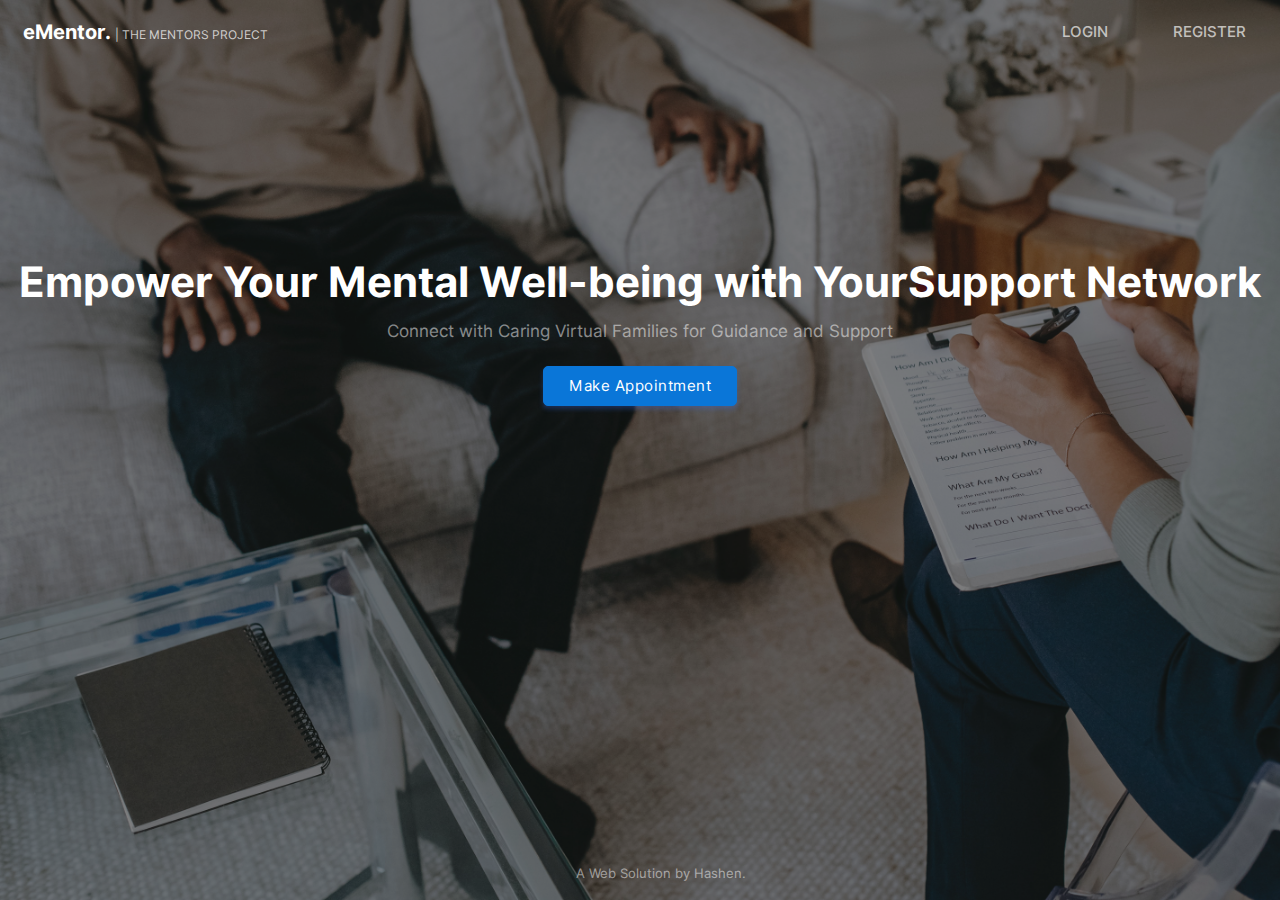
<file: index.html>
<!DOCTYPE html>
<html lang="en">
<head>
    <meta charset="UTF-8">
    <meta http-equiv="X-UA-Compatible" content="IE=edge">
    <meta name="viewport" content="width=device-width, initial-scale=1.0">
    <link rel="stylesheet" href="css/animations.css">  
    <link rel="stylesheet" href="css/main.css">  
    <link rel="stylesheet" href="css/index.css">
    <title>eDoc</title>
    <style>
        table{
            animation: transitionIn-Y-bottom 0.5s;
        }
    </style>
        
</head>
<body>
    
    <div class="full-height">
        <center>
        <table border="0">
            <tr>
                <td width="80%">
                    <font class="edoc-logo">eMentor. </font>
                    <font class="edoc-logo-sub">| THE MENTORS PROJECT</font>
                </td>
                <td width="10%">
                   <a href="login.php"  class="non-style-link"><p class="nav-item">LOGIN</p></a>
                </td>
                <td  width="10%">
                    <a href="signup.php" class="non-style-link"><p class="nav-item" style="padding-right: 10px;">REGISTER</p></a>
                </td>
            </tr>
            
            <tr>
                <td  colspan="3">
                    <p class="heading-text">Empower Your Mental Well-being with YourSupport Network</p>

                </td>
            </tr>
            <tr>
                <td  colspan="3">
                    <p class="sub-text2">Connect with Caring Virtual Families for Guidance and Support</p>
                </td>
            </tr>
            <tr>
                
                <td colspan="3">
                    <center>
                    <a href="login.php" >
                        <input type="button" value="Make Appointment" class="login-btn btn-primary btn" style="padding-left: 25px;padding-right: 25px;padding-top: 10px;padding-bottom: 10px;">
                    </a>
                </center>
                </td>
                
            </tr>
            <tr>
                <td colspan="3">
                   
                </td>
            </tr>
        </table>
        <p class="sub-text2 footer-hashen">A Web Solution by Hashen.</p>
    </center>
    
    </div>
</body>
</html>
</file>
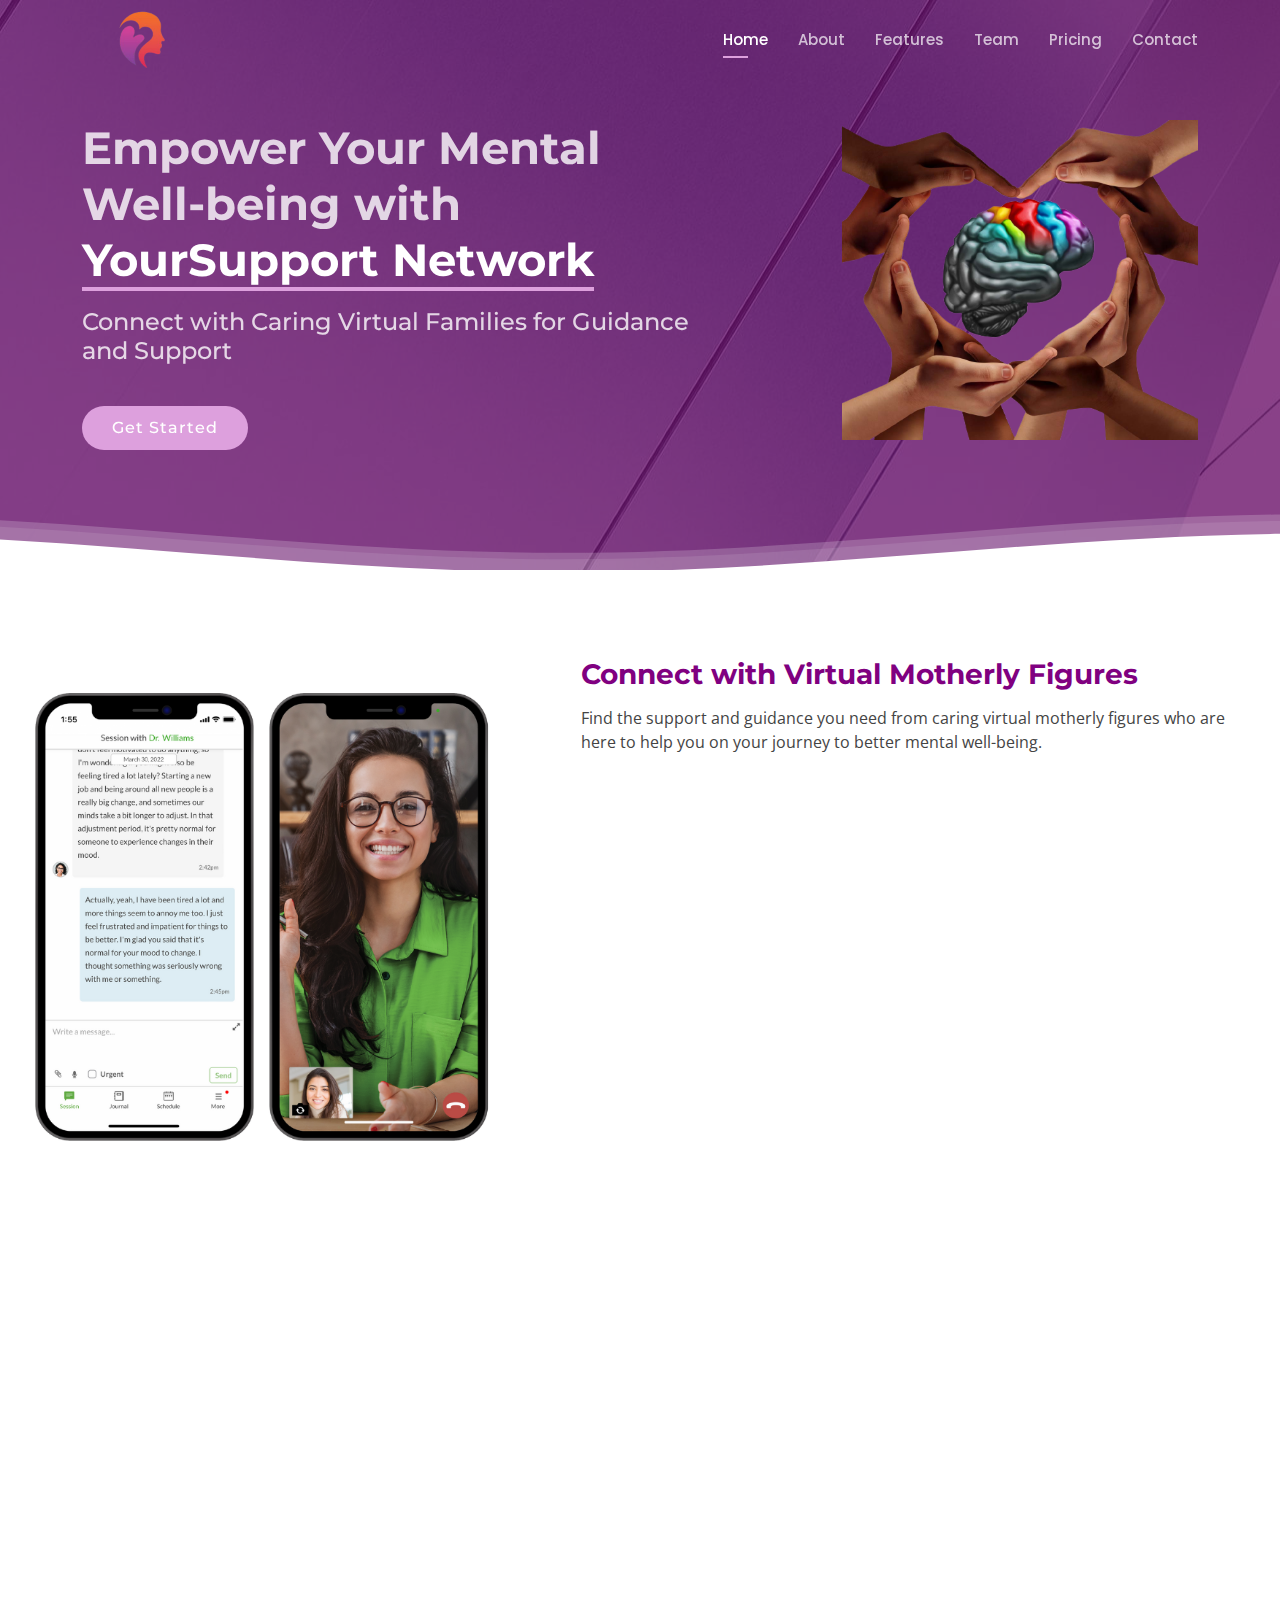
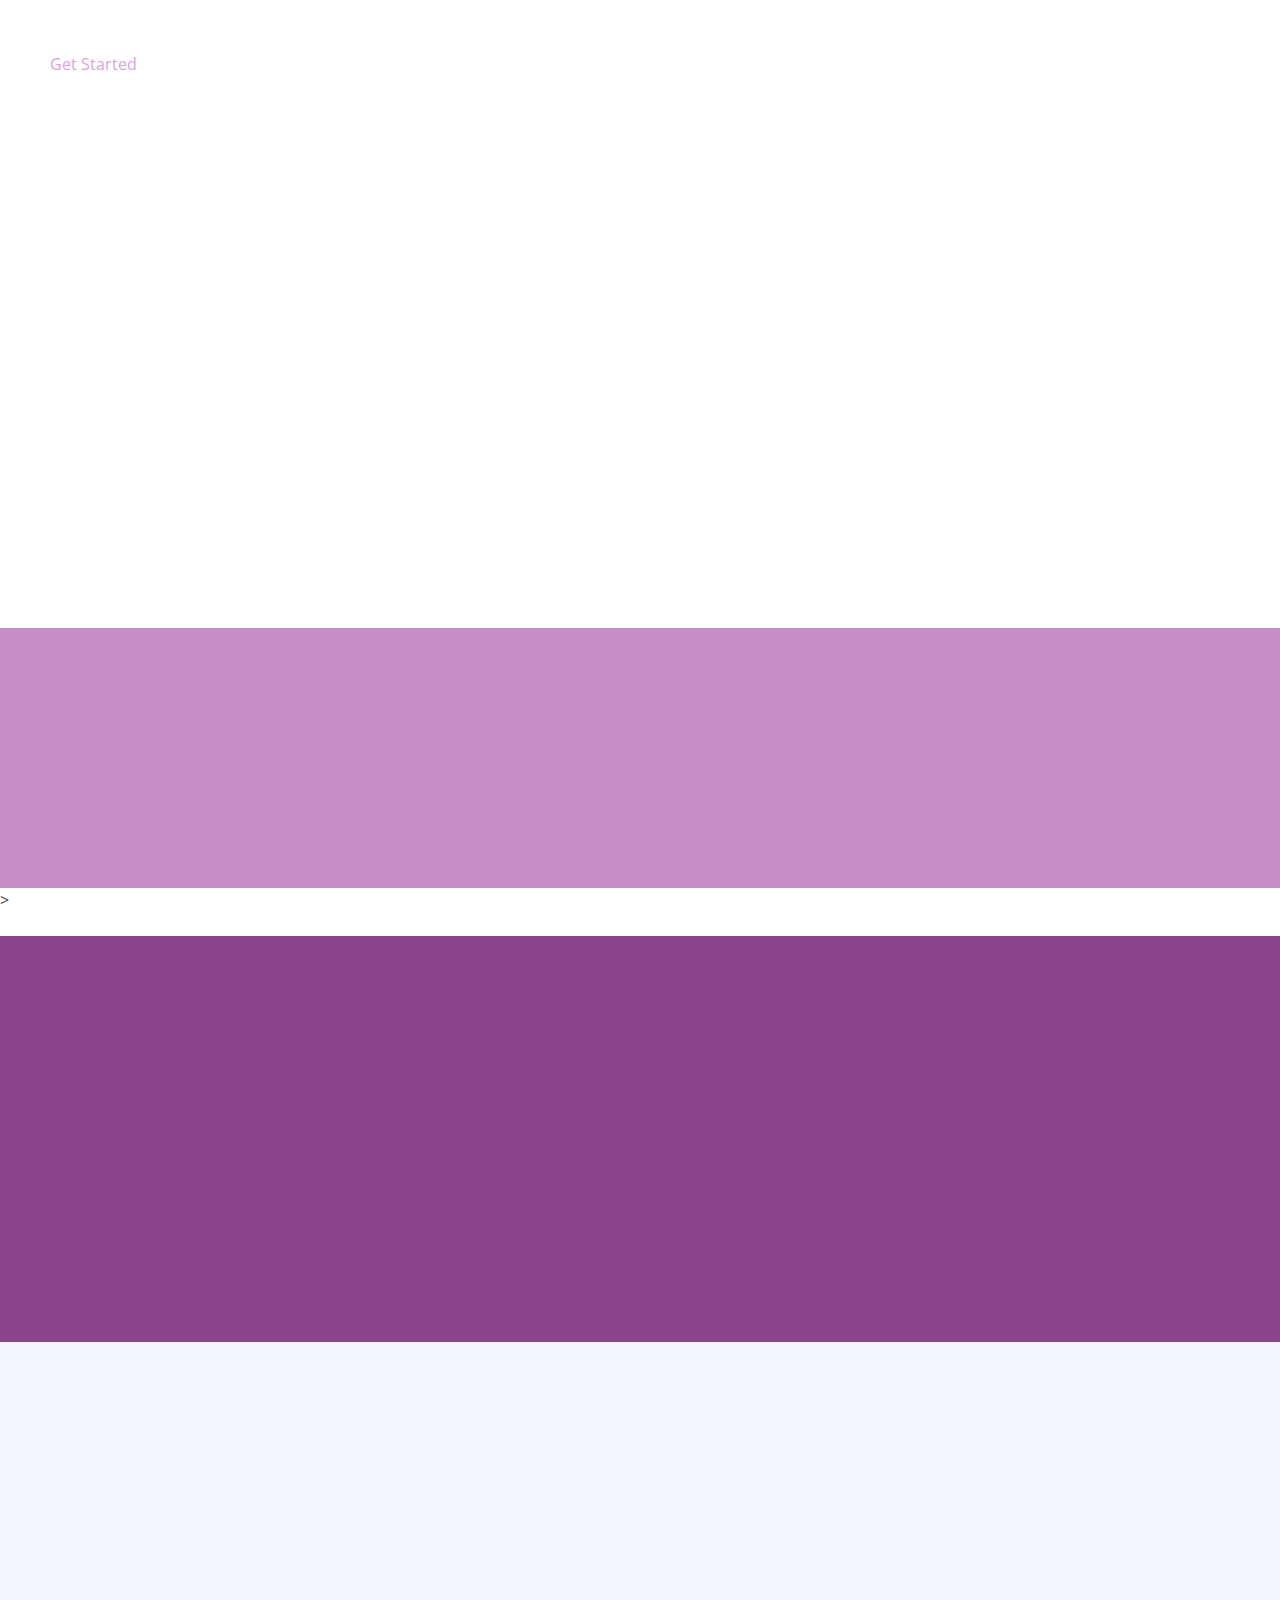
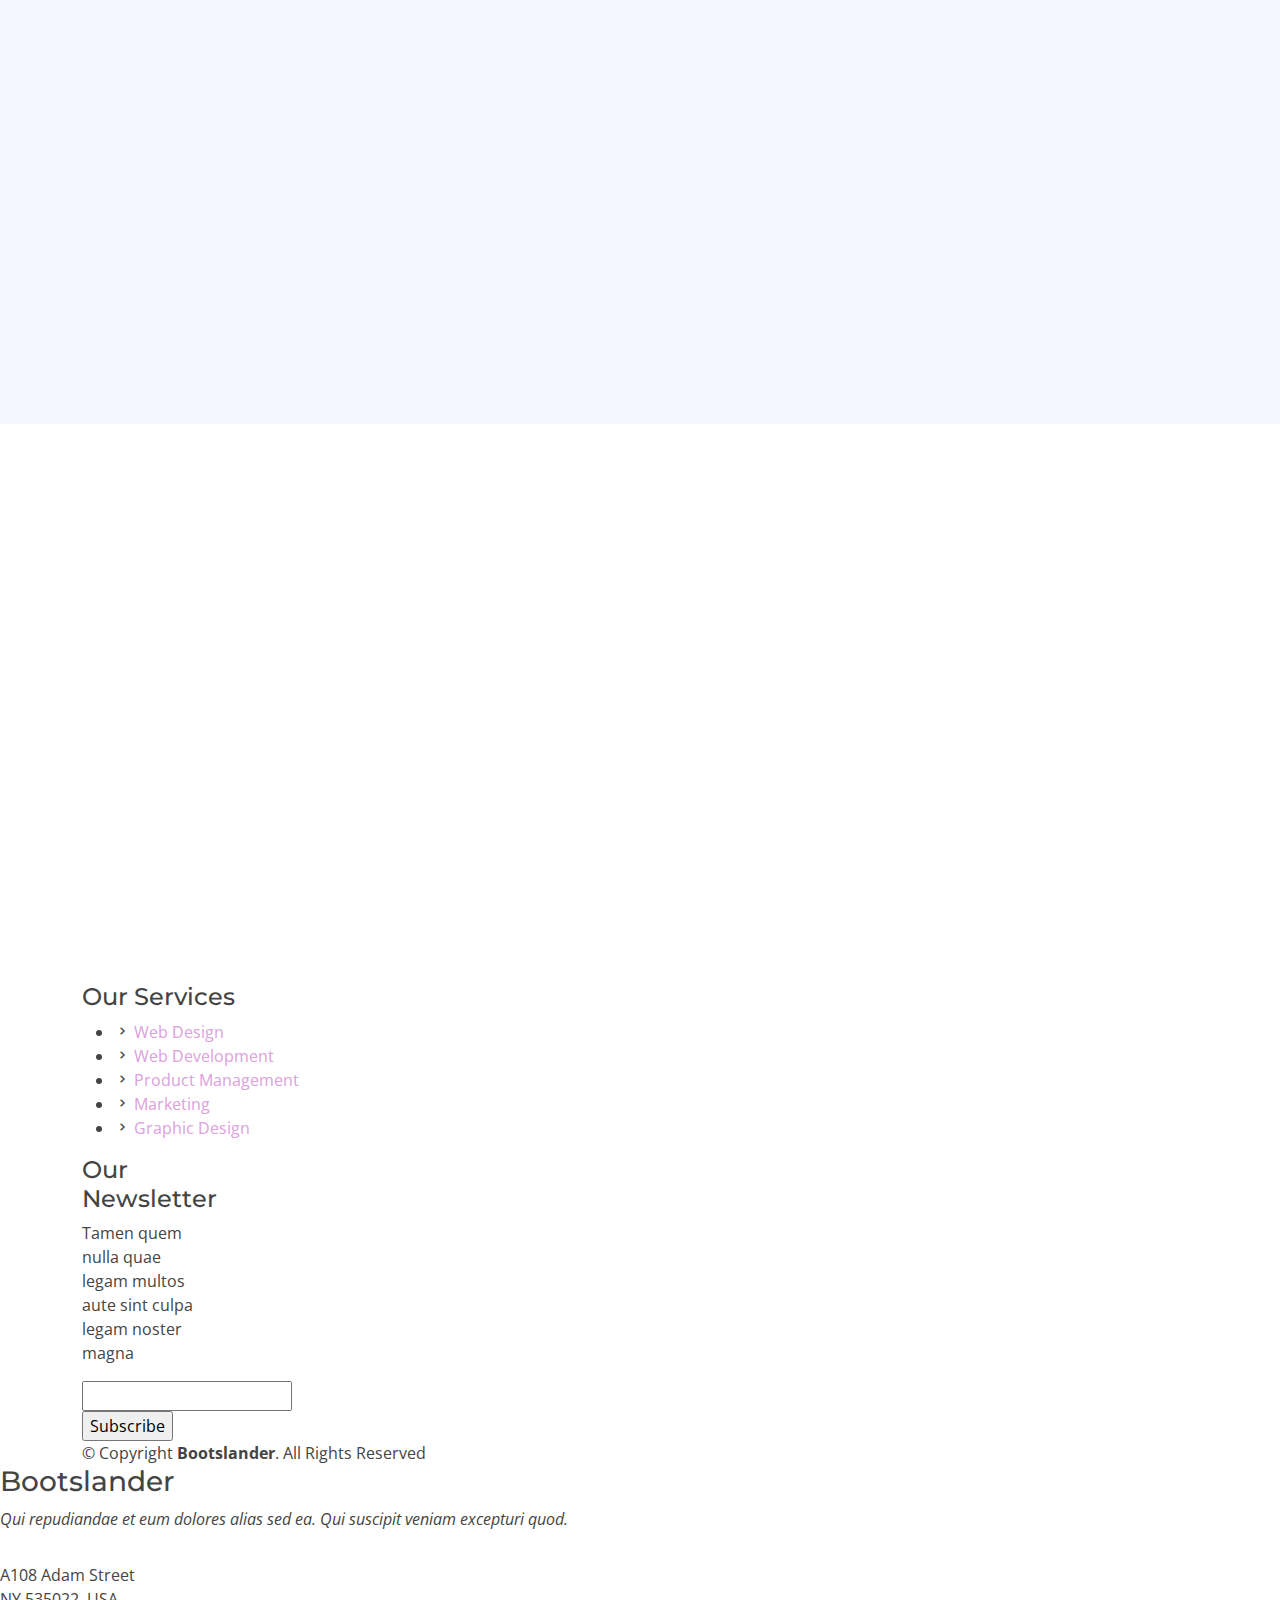
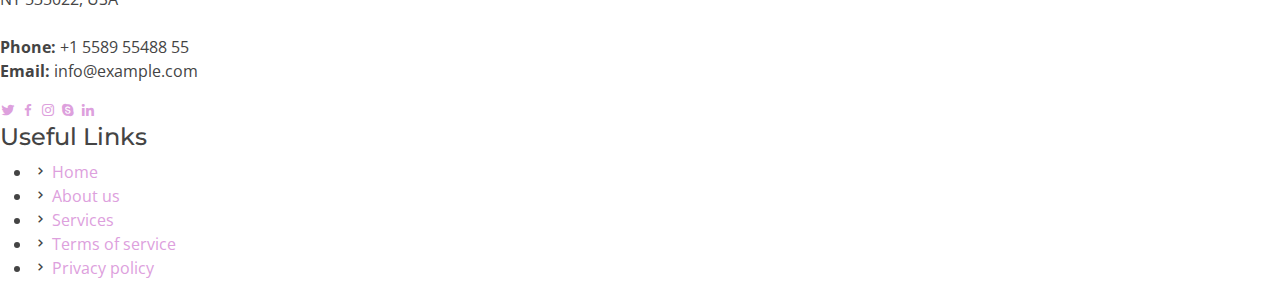
<file: landing/index.html>
<!DOCTYPE html>
<html lang="en">

<head>
  <meta charset="utf-8">
  <meta content="width=device-width, initial-scale=1.0" name="viewport">

  <title>Real</title>
  <meta content="" name="description">
  <meta content="" name="keywords">

  <!-- Favicons -->
  <link href="assets/img/mental_health_image_2-removebg-preview.png" rel="">
  <link href="assets/img/mental_health_image_2-removebg-preview.png" rel="">

  <!-- Google Fonts -->
  <link href="https://fonts.googleapis.com/css?family=Open+Sans:300,300i,400,400i,600,600i,700,700i|Montserrat:300,300i,400,400i,500,500i,600,600i,700,700i|Poppins:300,300i,400,400i,500,500i,600,600i,700,700i" rel="stylesheet">

  <!-- Vendor CSS Files -->
  <link href="assets/vendor/aos/aos.css" rel="stylesheet">
  <link href="assets/vendor/bootstrap/css/bootstrap.min.css" rel="stylesheet">
  <link href="assets/vendor/bootstrap-icons/bootstrap-icons.css" rel="stylesheet">
  <link href="assets/vendor/boxicons/css/boxicons.min.css" rel="stylesheet">
  <link href="assets/vendor/glightbox/css/glightbox.min.css" rel="stylesheet">
  <link href="assets/vendor/remixicon/remixicon.css" rel="stylesheet">
  <link href="assets/vendor/swiper/swiper-bundle.min.css" rel="stylesheet">

  <!-- Template Main CSS File -->
  <link href="assets/css/style.css" rel="stylesheet">

  <!-- =======================================================
  * Template Name: Bootslander
  * Updated: Sep 18 2023 with Bootstrap v5.3.2
  * Template URL: https://bootstrapmade.com/bootslander-free-bootstrap-landing-page-template/
  * Author: BootstrapMade.com
  * License: https://bootstrapmade.com/license/
  ======================================================== -->
</head>

<body>

  <!-- ======= Header ======= -->
  <header id="header" class="fixed-top d-flex align-items-center header-transparent">
    <div class="container d-flex align-items-center justify-content-between">

      <div class="logo">
        <img src="assets/img/Mental_health_logo-removebg-preview.png" alt="">
        <!-- Uncomment below if you prefer to use an image logo -->
        <!-- <a href="index.html"><img src="assets/img/logo.png" alt="" class="img-fluid"></a>-->
      </div>

      <nav id="navbar" class="navbar">
        <ul>
          <li><a class="nav-link scrollto active" href="#hero">Home</a></li>
          <li><a class="nav-link scrollto" href="#about">About</a></li>
          <li><a class="nav-link scrollto" href="#features">Features</a></li>
          <li><a class="nav-link scrollto" href="#team">Team</a></li>
          <li><a class="nav-link scrollto" href="#pricing">Pricing</a></li>
          <li><a class="nav-link scrollto" href="#contact">Contact</a></li>
        </ul>
        <i class="bi bi-list mobile-nav-toggle"></i>
      </nav><!-- .navbar -->

    </div>
  </header><!-- End Header -->

  <!-- ======= Hero Section ======= -->
  <section id="hero">

    <div class="container">
      <div class="row justify-content-between">
        <div class="col-lg-7 pt-5 pt-lg-0 order-2 order-lg-1 d-flex align-items-center">
          <div data-aos="zoom-out">
            <h1>Empower Your Mental Well-being with <span>YourSupport Network</span></h1>
            <h2>Connect with Caring Virtual Families for Guidance and Support</h2>
            <div class="text-center text-lg-start">
              <a href="select.html" class="btn-get-started scrollto">Get Started</a>
            </div>
          </div>
        </div>
        <div class="col-lg-4 order-1 order-lg-2 hero-img" data-aos="zoom-out" data-aos-delay="300">
          <img src="assets/img/mental_health_image_2-removebg-preview.png" class="img-fluid animated" alt="">
        </div>
      </div>
    </div>

    <svg class="hero-waves" xmlns="http://www.w3.org/2000/svg" xmlns:xlink="http://www.w3.org/1999/xlink" viewBox="0 24 150 28 " preserveAspectRatio="none">
      <defs>
        <path id="wave-path" d="M-160 44c30 0 58-18 88-18s 58 18 88 18 58-18 88-18 58 18 88-18 v44h-352z">
      </defs>
      <g class="wave1">
        <use xlink:href="#wave-path" x="50" y="3" fill="rgba(255,255,255, .1)">
      </g>
      <g class="wave2">
        <use xlink:href="#wave-path" x="50" y="0" fill="rgba(255,255,255, .2)">
      </g>
      <g class="wave3">
        <use xlink:href="#wave-path" x="50" y="9" fill="#fff">
      </g>
    </svg>

  </section>

 <!-- End Hero -->

  <main id="main">

    <!-- ======= About Section ======= -->
    <section id="about" class="about">
      <div class="container-fluid">

        <div class="row">
          <div class="col-xl-5 col-lg-6 video-box d-flex justify-content-center align-items-stretch" data-aos="fade-right">
           
          </div>

          <div class="col-xl-7 col-lg-6 icon-boxes d-flex flex-column align-items-stretch justify-content-center py-5 px-lg-5" data-aos="fade-left">
            <h3>Connect with Virtual Motherly Figures</h3>
            <p>Find the support and guidance you need from caring virtual motherly figures who are here to help you on your journey to better mental well-being.</p>

            <div class="icon-box" data-aos="zoom-in" data-aos-delay="100">
              <div class="icon"><i class="bx bx-check"></i></div>
              <h4 class="title"><a href="#">Personalized Support</a></h4>
              <p class="description">Receive personalized guidance and advice tailored to your specific needs and concerns.</p>
            </div>

            <div class="icon-box" data-aos="zoom-in" data-aos-delay="200">
              <div class="icon"><i class="bx bx-heart"></i></div>
              <h4 class="title"><a href="#">Caring and Empathetic</a></h4>
              <p class="description">Our virtual motherly figures are empathetic, caring, and dedicated to your well-being.</p>
            </div>

            <div class="icon-box" data-aos="zoom-in" data-aos-delay="300">
              <div class="icon"><i class="bx bx-calendar"></i></div>
              <h4 class="title"><a href="#">Convenient Scheduling</a></h4>
              <p class="description">Easily schedule appointments at your convenience to get the support you need when you need it.</p>
            </div>

          </div>
        </div>

      </div>
</section>

   <!-- End About Section -->

    <!-- ======= Details Section ======= -->
    <section id="details" class="details" style="margin-right: 5%;">
      <div class="container">
  
          <div class="row content">
              <div class="col-md-4 order-1 order-md-2" data-aos="fade-left">
                  <img src="assets/img/yoga.webp" class="img-fluid" alt="" style="height: 120%; width: 300%;">
  
              </div>
              <div class="col-md-8 pt-5 order-2 order-md-1" data-aos="fade-up">
                  <h3>How to Use the Platform</h3>
                  <br>
                  <ul>
                      <li><i class="bi bi-check"></i> Sign Up to create your account.</li>
                      <li><i class="bi bi-check"></i> Choose the topic you wish to talk about.</li>
                      <li><i class="bi bi-check"></i> Schedule a convenient time for your session.</li>
                      <li><i class="bi bi-check"></i> Select a virtual motherly figure who resonates with you.</li>
                      <li><i class="bi bi-check"></i> Choose your preferred mode of conversation (chat, audio call, or video call).</li>
                      <li><i class="bi bi-check"></i> Start your meaningful conversation and find the support you need.</li>
                  </ul>
  
              </div>
  
          </div>
  
          <div class="text-center text-lg-start">
              <a href="#about" class="btn-get-started scrollto">Get Started</a>
          </div>
  
      </div>
  </section>
  
   <!-- End Details Section -->
   <section id="features" class="features">
      <div class="container">
  
          <div class="section-title" data-aos="fade-up">
              <h2>Some of topics You Can Talk About</h2>
              <p style="color: purple;">Explore a Variety of Topics</p>
          </div>
  
          <div class="row" data-aos="fade-left">
              <div class="col-lg-3 col-md-4">
                  <div class="icon-box" data-aos="zoom-in" data-aos-delay="50" style="background-color: #ff8ab1;">
                      <i class="ri-heart-2-line" style="color: #ffbb2c;"></i>
                      <h3><a href="#">Love & Relationships</a></h3>
                  </div>
              </div>
              <div class="col-lg-3 col-md-4 mt-4 mt-md-0">
                  <div class="icon-box" data-aos="zoom-in" data-aos-delay="100" style="background-color: #a075e7;">
                      <i class="ri-group-line" style="color: #5578ff;"></i>
                      <h3><a href="#">Friendship & Social</a></h3>
                  </div>
              </div>
              <div class="col-lg-3 col-md-4 mt-4 mt-md-0">
                  <div class="icon-box" data-aos="zoom-in" data-aos-delay="150" style="background-color: #ff6cf2;">
                      <i class="ri-book-line" style="color: #e80368;"></i>
                      <h3><a href="#">Education & Growth</a></h3>
                  </div>
              </div>
              <div class="col-lg-3 col-md-4 mt-4 mt-lg-0">
                  <div class="icon-box" data-aos="zoom-in" data-aos-delay="200" style="background-color: #dab9ff;">
                      <i class="ri-health-book-line" style="color: #e361ff;"></i>
                      <h3><a href="#">Mental Health & Well-being</a></h3>
                  </div>
              </div>
              <div class="col-lg-3 col-md-4 mt-4">
                <div class="icon-box" data-aos="zoom-in" data-aos-delay="350" style="background-color: #ffb15e;">
                    <i class="ri-briefcase-4-line" style="color: #11dbcf;"></i>
                    <h3><a href="#">Career & Goals</a></h3>
                </div>
            </div>
            
            <div class="col-lg-3 col-md-4 mt-4">
                <div class="icon-box" data-aos="zoom-in" data-aos-delay="400" style="background-color: #ab98f2;">
                    <i class="ri-artboard-2-line" style="color: #4233ff;"></i>
                    <h3><a href="#">Creativity & Arts</a></h3>
                </div>
            </div>
            
            <div class="col-lg-3 col-md-4 mt-4">
                <div class="icon-box" data-aos="zoom-in" data-aos-delay="450" style="background-color: #ff9d76;">
                    <i class="ri-sun-line" style="color: #b2904f;"></i>
                    <h3><a href="#">Wellness & Relaxation</a></h3>
                </div>
            </div>
            
            <div class="col-lg-3 col-md-4 mt-4">
                <div class="icon-box" data-aos="zoom-in" data-aos-delay="500" style="background-color: #75f2a3;">
                    <i class="ri-moon-line" style="color: #29cc61;"></i>
                    <h3><a href="#">Sleep & Rest</a></h3>
                </div>
            </div>
            <div class="col-lg-3 col-md-4 mt-4">
              <div class="icon-box" data-aos="zoom-in" data-aos-delay="550" style="background-color: #ff8a8a;">
                  <i class="ri-hand-heart-line" style="color: #ff5828;"></i>
                  <h3><a href="#">Emotional Support</a></h3>
              </div>
          </div>
          
          <div class="col-lg-3 col-md-4 mt-4">
              <div class="icon-box" data-aos="zoom-in" data-aos-delay="600" style="background-color: #84c7ff;">
                  <i class="ri-user-voice-line" style="color: #23b7ff;"></i>
                  <h3><a href="#">Communication Skills</a></h3>
              </div>
          </div>
          
          <div class="col-lg-3 col-md-4 mt-4">
              <div class="icon-box" data-aos="zoom-in" data-aos-delay="650" style="background-color: #ffbf7a;">
                  <i class="ri-brain-line" style="color: #ffcc00;"></i>
                  <h3><a href="#">Mental Clarity</a></h3>
              </div>
          </div>
          
          <div class="col-lg-3 col-md-4 mt-4">
              <div class="icon-box" data-aos="zoom-in" data-aos-delay="700" style="background-color: #f4a2ff5a;">
                  <i class="ri-lightbulb-flash-line" style="color: #af6fff;"></i>
                  <h3><a href="#">Inspiration & Ideas</a></h3>
              </div>
          </div>
          
            
          </div>
      </div>
  </section>
    <!-- ======= Features Section ======= -->
 
  
  <!-- End Features Section -->

    <!-- ======= Counts Section ======= -->
    <section id="counts" class="counts" style="background-color: rgba(128, 0, 128, 0.447);">
      <div class="container">
  
          <div class="row" data-aos="fade-up">
  
              <div class="col-lg-3 col-md-6">
                  <div class="count-box" style="background-color: #8c64a7; color: white;">
                      <i class="ri-team-line" style="color: white;"></i>
                      <span data-purecounter-start="0" data-purecounter-end="100" data-purecounter-duration="1" class="purecounter"></span>
                      <p>Professional Mentors</p>
                  </div>
              </div>
  
              <div class="col-lg-3 col-md-6 mt-5 mt-md-0">
                <div class="count-box" style="background-color: #8c64a7; color: white;">
                    <i class="ri-time-line" style="color: white;"></i>
                    <span data-purecounter-start="0" data-purecounter-end="521" data-purecounter-duration="1" class="purecounter"></span>
                    <p>Hours of Guidance</p>
                </div>
            </div>
            
  
              <div class="col-lg-3 col-md-6 mt-5 mt-lg-0">
                  <div class="count-box" style="background-color: #8c64a7; color: white;">
                      <i class="ri-book-2-line" style="color: white;"></i>
                      <span data-purecounter-start="0" data-purecounter-end="1463" data-purecounter-duration="1" class="purecounter"></span>
                      <p>Topics to Explore</p>
                  </div>
              </div>
  
              <div class="col-lg-3 col-md-6 mt-5 mt-lg-0">
                  <div class="count-box"  style="background-color: #8c64a7; color: white;">
                      <i class="ri-star-line" style="color: white;"></i>
                      <span data-purecounter-start="0" data-purecounter-end="15" data-purecounter-duration="1" class="purecounter"></span>
                      <p>Exceptional Support</p>
                  </div>
              </div>
  
          </div>
  
      </div>
  </section>
  >
  
   <!-- End Counts Section -->

    <br>
    <br>

    <!-- ======= Testimonials Section ======= -->
    <section id="testimonials" class="testimonials">
      <div class="container">

        <div class="testimonials-slider swiper" data-aos="fade-up" data-aos-delay="100">
          <div class="swiper-wrapper">

            <div class="swiper-slide">
              <div class="testimonial-item">
                <img src="assets/img/testimonials/testimonials-1.jpg" class="testimonial-img" alt="">
                <h3>Saul Goodman</h3>
                <h4>Ceo &amp; Founder</h4>
                <p>
                  <i class="bx bxs-quote-alt-left quote-icon-left"></i>
                  Proin iaculis purus consequat sem cure digni ssim donec porttitora entum suscipit rhoncus. Accusantium quam, ultricies eget id, aliquam eget nibh et. Maecen aliquam, risus at semper.
                  <i class="bx bxs-quote-alt-right quote-icon-right"></i>
                </p>
              </div>
            </div><!-- End testimonial item -->

            <div class="swiper-slide">
              <div class="testimonial-item">
                <img src="assets/img/testimonials/testimonials-2.jpg" class="testimonial-img" alt="">
                <h3>Sara Wilsson</h3>
                <h4>Designer</h4>
                <p>
                  <i class="bx bxs-quote-alt-left quote-icon-left"></i>
                  Export tempor illum tamen malis malis eram quae irure esse labore quem cillum quid cillum eram malis quorum velit fore eram velit sunt aliqua noster fugiat irure amet legam anim culpa.
                  <i class="bx bxs-quote-alt-right quote-icon-right"></i>
                </p>
              </div>
            </div><!-- End testimonial item -->

            <div class="swiper-slide">
              <div class="testimonial-item">
                <img src="assets/img/testimonials/testimonials-3.jpg" class="testimonial-img" alt="">
                <h3>Jena Karlis</h3>
                <h4>Store Owner</h4>
                <p>
                  <i class="bx bxs-quote-alt-left quote-icon-left"></i>
                  Enim nisi quem export duis labore cillum quae magna enim sint quorum nulla quem veniam duis minim tempor labore quem eram duis noster aute amet eram fore quis sint minim.
                  <i class="bx bxs-quote-alt-right quote-icon-right"></i>
                </p>
              </div>
            </div><!-- End testimonial item -->

            <div class="swiper-slide">
              <div class="testimonial-item">
                <img src="assets/img/testimonials/testimonials-4.jpg" class="testimonial-img" alt="">
                <h3>Matt Brandon</h3>
                <h4>Freelancer</h4>
                <p>
                  <i class="bx bxs-quote-alt-left quote-icon-left"></i>
                  Fugiat enim eram quae cillum dolore dolor amet nulla culpa multos export minim fugiat minim velit minim dolor enim duis veniam ipsum anim magna sunt elit fore quem dolore labore illum veniam.
                  <i class="bx bxs-quote-alt-right quote-icon-right"></i>
                </p>
              </div>
            </div><!-- End testimonial item -->

            <div class="swiper-slide">
              <div class="testimonial-item">
                <img src="assets/img/testimonials/testimonials-5.jpg" class="testimonial-img" alt="">
                <h3>John Larson</h3>
                <h4>Entrepreneur</h4>
                <p>
                  <i class="bx bxs-quote-alt-left quote-icon-left"></i>
                  Quis quorum aliqua sint quem legam fore sunt eram irure aliqua veniam tempor noster veniam enim culpa labore duis sunt culpa nulla illum cillum fugiat legam esse veniam culpa fore nisi cillum quid.
                  <i class="bx bxs-quote-alt-right quote-icon-right"></i>
                </p>
              </div>

          </div>
          <div class="swiper-pagination"></div>
        </div>

      </div>
    </section><!-- End Testimonials Section -->


   

    <!-- ======= F.A.Q Section ======= -->
    <section id="faq" class="faq section-bg">
      <div class="container">

        <div class="section-title" data-aos="fade-up">
          <h2>F.A.Q</h2>
          <p>Frequently Asked Questions</p>
        </div>

        <div class="faq-list">
          <ul>
            <li data-aos="fade-up">
              <i class="bx bx-help-circle icon-help"></i> <a data-bs-toggle="collapse" class="collapse" data-bs-target="#faq-list-1">Non consectetur a erat nam at lectus urna duis? <i class="bx bx-chevron-down icon-show"></i><i class="bx bx-chevron-up icon-close"></i></a>
              <div id="faq-list-1" class="collapse show" data-bs-parent=".faq-list">
                <p>
                  Feugiat pretium nibh ipsum consequat. Tempus iaculis urna id volutpat lacus laoreet non curabitur gravida. Venenatis lectus magna fringilla urna porttitor rhoncus dolor purus non.
                </p>
              </div>
            </li>

            <li data-aos="fade-up" data-aos-delay="100">
              <i class="bx bx-help-circle icon-help"></i> <a data-bs-toggle="collapse" data-bs-target="#faq-list-2" class="collapsed">Feugiat scelerisque varius morbi enim nunc? <i class="bx bx-chevron-down icon-show"></i><i class="bx bx-chevron-up icon-close"></i></a>
              <div id="faq-list-2" class="collapse" data-bs-parent=".faq-list">
                <p>
                  Dolor sit amet consectetur adipiscing elit pellentesque habitant morbi. Id interdum velit laoreet id donec ultrices. Fringilla phasellus faucibus scelerisque eleifend donec pretium. Est pellentesque elit ullamcorper dignissim. Mauris ultrices eros in cursus turpis massa tincidunt dui.
                </p>
              </div>
            </li>

            <li data-aos="fade-up" data-aos-delay="200">
              <i class="bx bx-help-circle icon-help"></i> <a data-bs-toggle="collapse" data-bs-target="#faq-list-3" class="collapsed">Dolor sit amet consectetur adipiscing elit? <i class="bx bx-chevron-down icon-show"></i><i class="bx bx-chevron-up icon-close"></i></a>
              <div id="faq-list-3" class="collapse" data-bs-parent=".faq-list">
                <p>
                  Eleifend mi in nulla posuere sollicitudin aliquam ultrices sagittis orci. Faucibus pulvinar elementum integer enim. Sem nulla pharetra diam sit amet nisl suscipit. Rutrum tellus pellentesque eu tincidunt. Lectus urna duis convallis convallis tellus. Urna molestie at elementum eu facilisis sed odio morbi quis
                </p>
              </div>
            </li>

            <li data-aos="fade-up" data-aos-delay="300">
              <i class="bx bx-help-circle icon-help"></i> <a data-bs-toggle="collapse" data-bs-target="#faq-list-4" class="collapsed">Tempus quam pellentesque nec nam aliquam sem et tortor consequat? <i class="bx bx-chevron-down icon-show"></i><i class="bx bx-chevron-up icon-close"></i></a>
              <div id="faq-list-4" class="collapse" data-bs-parent=".faq-list">
                <p>
                  Molestie a iaculis at erat pellentesque adipiscing commodo. Dignissim suspendisse in est ante in. Nunc vel risus commodo viverra maecenas accumsan. Sit amet nisl suscipit adipiscing bibendum est. Purus gravida quis blandit turpis cursus in.
                </p>
              </div>
            </li>

            <li data-aos="fade-up" data-aos-delay="400">
              <i class="bx bx-help-circle icon-help"></i> <a data-bs-toggle="collapse" data-bs-target="#faq-list-5" class="collapsed">Tortor vitae purus faucibus ornare. Varius vel pharetra vel turpis nunc eget lorem dolor? <i class="bx bx-chevron-down icon-show"></i><i class="bx bx-chevron-up icon-close"></i></a>
              <div id="faq-list-5" class="collapse" data-bs-parent=".faq-list">
                <p>
                  Laoreet sit amet cursus sit amet dictum sit amet justo. Mauris vitae ultricies leo integer malesuada nunc vel. Tincidunt eget nullam non nisi est sit amet. Turpis nunc eget lorem dolor sed. Ut venenatis tellus in metus vulputate eu scelerisque.
                </p>
              </div>
            </li>

          </ul>
        </div>

      </div>
    </section><!-- End F.A.Q Section -->

    <!-- ======= Contact Section ======= -->
    <section id="contact" class="contact">
      <div class="container">

        <div class="section-title" data-aos="fade-up">
          <h2>Contact</h2>
          <p>Contact Us</p>
        </div>

        <div class="row">

          <div class="col-lg-4" data-aos="fade-right" data-aos-delay="100">
            <div class="info">
              <div class="address">
                <i class="bi bi-geo-alt"></i>
                <h4>Location:</h4>
                <p>A108 Adam Street, New York, NY 535022</p>
              </div>

              <div class="email">
                <i class="bi bi-envelope"></i>
                <h4>Email:</h4>
                <p>info@example.com</p>
              </div>

              <div class="phone">
                <i class="bi bi-phone"></i>
                <h4>Call:</h4>
                <p>+1 5589 55488 55s</p>
              </div>

            </div>

          </div>

          <div class="col-lg-8 mt-5 mt-lg-0" data-aos="fade-left" data-aos-delay="200">

            <form action="forms/contact.php" method="post" role="form" class="php-email-form">
              <div class="row">
                <div class="col-md-6 form-group">
                  <input type="text" name="name" class="form-control" id="name" placeholder="Your Name" required>
                </div>
                <div class="col-md-6 form-group mt-3 mt-md-0">
                  <input type="email" class="form-control" name="email" id="email" placeholder="Your Email" required>
                </div>
              </div>
              <div class="form-group mt-3">
                <input type="text" class="form-control" name="subject" id="subject" placeholder="Subject" required>
              </div>
              <div class="form-group mt-3">
                <textarea class="form-control" name="message" rows="5" placeholder="Message" required></textarea>
              </div>
              <div class="my-3">
                <div class="loading">Loading</div>
                <div class="error-message"></div>
                <div class="sent-message">Your message has been sent. Thank you!</div>
              </div>
              <div class="text-center"><button type="submit">Send Message</button></div>
            </form>

          </div>

        </div>

      </div>
    </section><!-- End Contact Section -->

  </main><!-- End #main -->

    <div class="footer-top">
      <div class="container">
        <div class="row">

          <div class="col-lg-4 col-md-6">
            <div class="footer-info">
                   <h4>Our Services</h4>
            <ul>
              <li><i class="bx bx-chevron-right"></i> <a href="#">Web Design</a></li>
              <li><i class="bx bx-chevron-right"></i> <a href="#">Web Development</a></li>
              <li><i class="bx bx-chevron-right"></i> <a href="#">Product Management</a></li>
              <li><i class="bx bx-chevron-right"></i> <a href="#">Marketing</a></li>
              <li><i class="bx bx-chevron-right"></i> <a href="#">Graphic Design</a></li>
            </ul>
          </div>

          <div class="col-lg-4 col-md-6 footer-newsletter">
            <h4>Our Newsletter</h4>
            <p>Tamen quem nulla quae legam multos aute sint culpa legam noster magna</p>
            <form action="" method="post">
              <input type="email" name="email"><input type="submit" value="Subscribe">
            </form>

          </div>

        </div>
      </div>
    </div>

    <div class="container">
      <div class="copyright">
        &copy; Copyright <strong><span>Bootslander</span></strong>. All Rights Reserved
      </div>
      
      </div>
    </div>
  </!--footer--><!-- End Footer --><h3>Bootslander</h3>
              <p class="pb-3"><em>Qui repudiandae et eum dolores alias sed ea. Qui suscipit veniam excepturi quod.</em></p>
              <p>
                A108 Adam Street <br>
                NY 535022, USA<br><br>
                <strong>Phone:</strong> +1 5589 55488 55<br>
                <strong>Email:</strong> info@example.com<br>
              </p>
              <div class="social-links mt-3">
                <a href="#" class="twitter"><i class="bx bxl-twitter"></i></a>
                <a href="#" class="facebook"><i class="bx bxl-facebook"></i></a>
                <a href="#" class="instagram"><i class="bx bxl-instagram"></i></a>
                <a href="#" class="google-plus"><i class="bx bxl-skype"></i></a>
                <a href="#" class="linkedin"><i class="bx bxl-linkedin"></i></a>
              </div>
            </div>
          </div>

          <div class="col-lg-2 col-md-6 footer-links">
            <h4>Useful Links</h4>
            <ul>
              <li><i class="bx bx-chevron-right"></i> <a href="#">Home</a></li>
              <li><i class="bx bx-chevron-right"></i> <a href="#">About us</a></li>
              <li><i class="bx bx-chevron-right"></i> <a href="#">Services</a></li>
              <li><i class="bx bx-chevron-right"></i> <a href="#">Terms of service</a></li>
              <li><i class="bx bx-chevron-right"></i> <a href="#">Privacy policy</a></li>
            </ul>
          </div>

          <div class="col-lg-2 col-md-6 footer-links">
       

  <a href="#" class="back-to-top d-flex align-items-center justify-content-center"><i class="bi bi-arrow-up-short"></i></a>
  <div id="preloader"></div>

  <!-- Vendor JS Files -->
  <script src="assets/vendor/purecounter/purecounter_vanilla.js"></script>
  <script src="assets/vendor/aos/aos.js"></script>
  <script src="assets/vendor/bootstrap/js/bootstrap.bundle.min.js"></script>
  <script src="assets/vendor/glightbox/js/glightbox.min.js"></script>
  <script src="assets/vendor/swiper/swiper-bundle.min.js"></script>
  <script src="assets/vendor/php-email-form/validate.js"></script>

  <!-- Template Main JS File -->
  <script src="assets/js/main.js"></script>

</body>

</html>
</file>
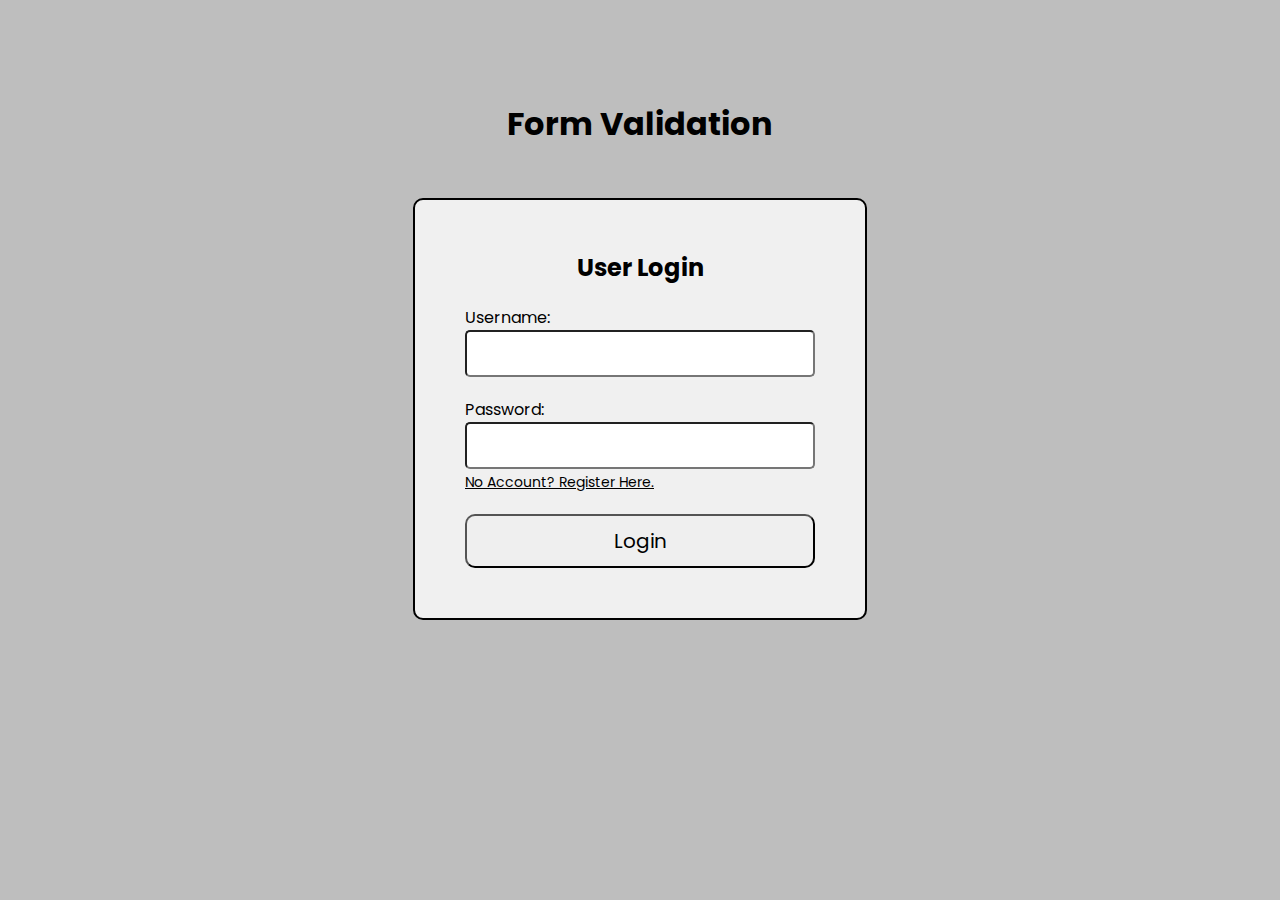
<file: landing/assets/img/form-validation/index.html>
<!DOCTYPE html>
<html lang="en">
<head>
    <meta charset="UTF-8">
    <meta name="viewport" content="width=device-width, initial-scale=1.0">
    <title>Form Validation</title>

    <!-- Style CSS -->
    <link rel="stylesheet" href="./style.css">
</head>
<body>
    
    <div class="main">
        <h1>Form Validation</h1>

        <!-- User Login -->
        <div class="form-content" id="loginForm">
            <form>
                <h2>User Login</h2>
                <div class="form-group">
                    <small id="loginAlert"></small>
                    <label for="username">Username:</label>
                    <input type="text" id="username" >
                    <small id="userAlert"></small>
                </div>
                <div class="form-group">
                    <label for="password">Password:</label>
                    <input type="password" id="password">
                    <small id="passAlert"></small>
                </div>
                <a onclick="showRegistrationForm()">No Account? Register Here.</a>
                <div class="form-group">
                    <button type="button" onclick="validateUserLogin()" id="loginBtn">Login</button>
                </div>
            </form>
        </div>


        <!-- User Registration -->
        <div class="form-content" id="registrationForm">
            <form>
                <h2>User Registration</h2>
                <div class="form-group">
                    <label for="fullName">Full Name:</label>
                    <input type="text" id="fullName">
                    <small id="fullNameAlert"></small>
                </div>
                <div class="form-group">
                    <label for="phoneNumber">Phone Number:</label>
                    <input type="number" id="phoneNumber" maxlength="11">
                    <small id="phoneNumberAlert"></small>
                </div>
                <div class="form-group">
                    <label for="email">Email:</label>
                    <input type="email" id="email">
                    <small id="emailAlert"></small>
                </div>
                <div class="form-group">
                    <label for="address">Address:</label>
                    <input type="text" id="address">
                    <small id="addressAlert"></small>
                </div>

                <a onclick="showLoginForm()"><- Back</a>
                <div class="form-group">
                    <button type="button" onclick="validateUserRegistration()" id="registerAccount">Register</button>
                </div>
            </form>
        </div>

        <!-- Create username and password -->
        <div class="form-content" id="userPassForm">
            <form>
                <h2>Create your account</h2>
                <div class="form-group">
                    <label for="createUsername">Username:</label>
                    <input type="text" id="createUsername">
                    <small id="createUsernameAlert"></small>
                </div>
                <div class="form-group">
                    <label for="createPassword">Password:</label>
                    <input type="text" id="createPassword">
                    <small id="createPasswordAlert"></small>
                </div>
                <div class="form-group">
                    <label for="confirmPassword">Confirm Password:</label>
                    <input type="text" id="confirmPassword">
                    <small id="confirmPasswordAlert"></small>
                </div>
                <a onclick="showRegistrationForm()"><- Back to registration form.</a>
                <div class="form-group">
                    <button type="button" onclick="validateCreateAccount()" id="createAccount">Create Account</button>
                </div>
            </form>
        </div>
    </div>


    <!-- Script JS -->
    <script src="./script.js"></script>
</body>
</html>
</file>
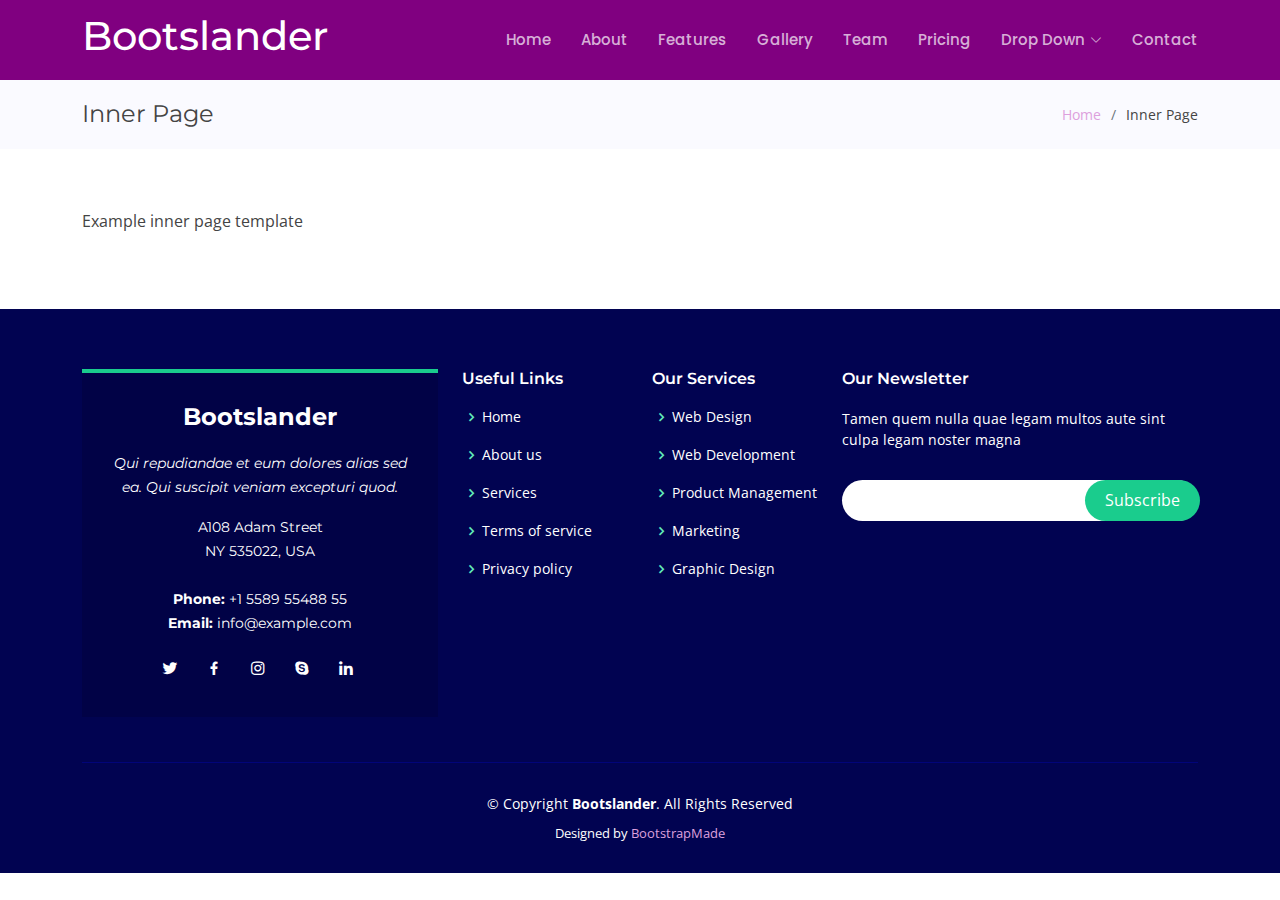
<file: landing/inner-page.html>
<!DOCTYPE html>
<html lang="en">

<head>
  <meta charset="utf-8">
  <meta content="width=device-width, initial-scale=1.0" name="viewport">

  <title>Inner Page - Bootslander Bootstrap Template</title>
  <meta content="" name="description">
  <meta content="" name="keywords">

  <!-- Favicons -->
  <link href="assets/img/favicon.png" rel="icon">
  <link href="assets/img/apple-touch-icon.png" rel="apple-touch-icon">

  <!-- Google Fonts -->
  <link href="https://fonts.googleapis.com/css?family=Open+Sans:300,300i,400,400i,600,600i,700,700i|Montserrat:300,300i,400,400i,500,500i,600,600i,700,700i|Poppins:300,300i,400,400i,500,500i,600,600i,700,700i" rel="stylesheet">

  <!-- Vendor CSS Files -->
  <link href="assets/vendor/aos/aos.css" rel="stylesheet">
  <link href="assets/vendor/bootstrap/css/bootstrap.min.css" rel="stylesheet">
  <link href="assets/vendor/bootstrap-icons/bootstrap-icons.css" rel="stylesheet">
  <link href="assets/vendor/boxicons/css/boxicons.min.css" rel="stylesheet">
  <link href="assets/vendor/glightbox/css/glightbox.min.css" rel="stylesheet">
  <link href="assets/vendor/remixicon/remixicon.css" rel="stylesheet">
  <link href="assets/vendor/swiper/swiper-bundle.min.css" rel="stylesheet">

  <!-- Template Main CSS File -->
  <link href="assets/css/style.css" rel="stylesheet">

  <!-- =======================================================
  * Template Name: Bootslander
  * Updated: Sep 18 2023 with Bootstrap v5.3.2
  * Template URL: https://bootstrapmade.com/bootslander-free-bootstrap-landing-page-template/
  * Author: BootstrapMade.com
  * License: https://bootstrapmade.com/license/
  ======================================================== -->
</head>

<body>

  <!-- ======= Header ======= -->
  <header id="header" class="fixed-top d-flex align-items-center ">
    <div class="container d-flex align-items-center justify-content-between">

      <div class="logo">
        <h1><a href="index.html"><span>Bootslander</span></a></h1>
        <!-- Uncomment below if you prefer to use an image logo -->
        <!-- <a href="index.html"><img src="assets/img/logo.png" alt="" class="img-fluid"></a>-->
      </div>

      <nav id="navbar" class="navbar">
        <ul>
          <li><a class="nav-link scrollto " href="#hero">Home</a></li>
          <li><a class="nav-link scrollto" href="#about">About</a></li>
          <li><a class="nav-link scrollto" href="#features">Features</a></li>
          <li><a class="nav-link scrollto" href="#gallery">Gallery</a></li>
          <li><a class="nav-link scrollto" href="#team">Team</a></li>
          <li><a class="nav-link scrollto" href="#pricing">Pricing</a></li>
          <li class="dropdown"><a href="#"><span>Drop Down</span> <i class="bi bi-chevron-down"></i></a>
            <ul>
              <li><a href="#">Drop Down 1</a></li>
              <li class="dropdown"><a href="#"><span>Deep Drop Down</span> <i class="bi bi-chevron-right"></i></a>
                <ul>
                  <li><a href="#">Deep Drop Down 1</a></li>
                  <li><a href="#">Deep Drop Down 2</a></li>
                  <li><a href="#">Deep Drop Down 3</a></li>
                  <li><a href="#">Deep Drop Down 4</a></li>
                  <li><a href="#">Deep Drop Down 5</a></li>
                </ul>
              </li>
              <li><a href="#">Drop Down 2</a></li>
              <li><a href="#">Drop Down 3</a></li>
              <li><a href="#">Drop Down 4</a></li>
            </ul>
          </li>
          <li><a class="nav-link scrollto" href="#contact">Contact</a></li>
        </ul>
        <i class="bi bi-list mobile-nav-toggle"></i>
      </nav><!-- .navbar -->

    </div>
  </header><!-- End Header -->

  <main id="main">

    <!-- ======= Breadcrumbs Section ======= -->
    <section class="breadcrumbs">
      <div class="container">

        <div class="d-flex justify-content-between align-items-center">
          <h2>Inner Page</h2>
          <ol>
            <li><a href="index.html">Home</a></li>
            <li>Inner Page</li>
          </ol>
        </div>

      </div>
    </section><!-- End Breadcrumbs Section -->

    <section class="inner-page">
      <div class="container">
        <p>
          Example inner page template
        </p>
      </div>
    </section>

  </main><!-- End #main -->

  <!-- ======= Footer ======= -->
  <footer id="footer">
    <div class="footer-top">
      <div class="container">
        <div class="row">

          <div class="col-lg-4 col-md-6">
            <div class="footer-info">
              <h3>Bootslander</h3>
              <p class="pb-3"><em>Qui repudiandae et eum dolores alias sed ea. Qui suscipit veniam excepturi quod.</em></p>
              <p>
                A108 Adam Street <br>
                NY 535022, USA<br><br>
                <strong>Phone:</strong> +1 5589 55488 55<br>
                <strong>Email:</strong> info@example.com<br>
              </p>
              <div class="social-links mt-3">
                <a href="#" class="twitter"><i class="bx bxl-twitter"></i></a>
                <a href="#" class="facebook"><i class="bx bxl-facebook"></i></a>
                <a href="#" class="instagram"><i class="bx bxl-instagram"></i></a>
                <a href="#" class="google-plus"><i class="bx bxl-skype"></i></a>
                <a href="#" class="linkedin"><i class="bx bxl-linkedin"></i></a>
              </div>
            </div>
          </div>

          <div class="col-lg-2 col-md-6 footer-links">
            <h4>Useful Links</h4>
            <ul>
              <li><i class="bx bx-chevron-right"></i> <a href="#">Home</a></li>
              <li><i class="bx bx-chevron-right"></i> <a href="#">About us</a></li>
              <li><i class="bx bx-chevron-right"></i> <a href="#">Services</a></li>
              <li><i class="bx bx-chevron-right"></i> <a href="#">Terms of service</a></li>
              <li><i class="bx bx-chevron-right"></i> <a href="#">Privacy policy</a></li>
            </ul>
          </div>

          <div class="col-lg-2 col-md-6 footer-links">
            <h4>Our Services</h4>
            <ul>
              <li><i class="bx bx-chevron-right"></i> <a href="#">Web Design</a></li>
              <li><i class="bx bx-chevron-right"></i> <a href="#">Web Development</a></li>
              <li><i class="bx bx-chevron-right"></i> <a href="#">Product Management</a></li>
              <li><i class="bx bx-chevron-right"></i> <a href="#">Marketing</a></li>
              <li><i class="bx bx-chevron-right"></i> <a href="#">Graphic Design</a></li>
            </ul>
          </div>

          <div class="col-lg-4 col-md-6 footer-newsletter">
            <h4>Our Newsletter</h4>
            <p>Tamen quem nulla quae legam multos aute sint culpa legam noster magna</p>
            <form action="" method="post">
              <input type="email" name="email"><input type="submit" value="Subscribe">
            </form>

          </div>

        </div>
      </div>
    </div>

    <div class="container">
      <div class="copyright">
        &copy; Copyright <strong><span>Bootslander</span></strong>. All Rights Reserved
      </div>
      <div class="credits">
        <!-- All the links in the footer should remain intact. -->
        <!-- You can delete the links only if you purchased the pro version. -->
        <!-- Licensing information: https://bootstrapmade.com/license/ -->
        <!-- Purchase the pro version with working PHP/AJAX contact form: https://bootstrapmade.com/bootslander-free-bootstrap-landing-page-template/ -->
        Designed by <a href="https://bootstrapmade.com/">BootstrapMade</a>
      </div>
    </div>
  </footer><!-- End Footer -->

  <a href="#" class="back-to-top d-flex align-items-center justify-content-center"><i class="bi bi-arrow-up-short"></i></a>
  <div id="preloader"></div>

  <!-- Vendor JS Files -->
  <script src="assets/vendor/purecounter/purecounter_vanilla.js"></script>
  <script src="assets/vendor/aos/aos.js"></script>
  <script src="assets/vendor/bootstrap/js/bootstrap.bundle.min.js"></script>
  <script src="assets/vendor/glightbox/js/glightbox.min.js"></script>
  <script src="assets/vendor/swiper/swiper-bundle.min.js"></script>
  <script src="assets/vendor/php-email-form/validate.js"></script>

  <!-- Template Main JS File -->
  <script src="assets/js/main.js"></script>

</body>

</html>
</file>
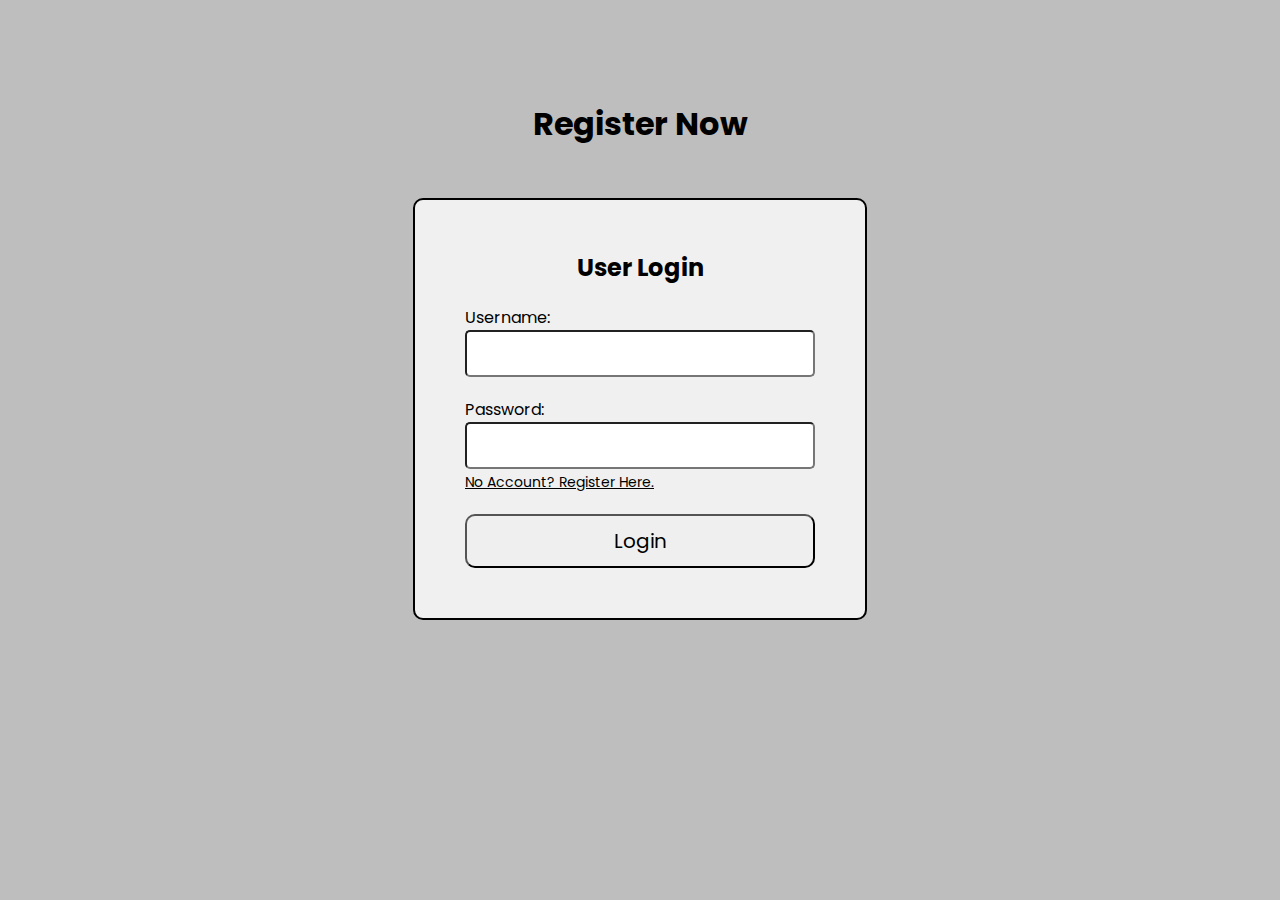
<file: landing/login.html>
<!DOCTYPE html>
<html lang="en">
<head>
    <meta charset="UTF-8">
    <meta name="viewport" content="width=device-width, initial-scale=1.0">
    <title>Registration</title>

    <!-- Style CSS -->
    <link rel="stylesheet" href="./style.css">
</head>
<body>
    
    <div class="main">
        <h1>Register Now</h1>

        <!-- User Login -->
        <div class="form-content" id="loginForm">
            <form>
                <h2>User Login</h2>
                <div class="form-group">
                    <small id="loginAlert"></small>
                    <label for="username">Username:</label>
                    <input type="text" id="username" >
                    <small id="userAlert"></small>
                </div>
                <div class="form-group">
                    <label for="password">Password:</label>
                    <input type="password" id="password">
                    <small id="passAlert"></small>
                </div>
                <a onclick="showRegistrationForm()">No Account? Register Here.</a>
                <div class="form-group">
                    <button type="button" onclick="validateUserLogin()" id="loginBtn">Login</button>
                </div>
            </form>
        </div>


        <!-- User Registration -->
        <div class="main">
      
            <!-- User Registration -->
            <div class="form-content" id="registrationForm">
                <form>
                    <h2>User Registration</h2>
                    <div class="form-group">
                        <label for="fullName">Full Name:</label>
                        <input type="text" id="fullName">
                        <small id="fullNameAlert"></small>
                    </div>
                    <div class="form-group">
                        <label for="phoneNumber">Phone Number:</label>
                        <input type="tel" id="phoneNumber" maxlength="11">
                        <small id="phoneNumberAlert"></small>
                    </div>
                    <div class="form-group">
                        <label for="email">Email:</label>
                        <input type="email" id="email">
                        <small id="emailAlert"></small>
                    </div>
                    <div class="form-group">
                        <label for="address">Address:</label>
                        <input type="text" id="address">
                        <small id="addressAlert"></small>
                    </div>
                    <div class="form-group">
                        <label for="password">Password:</label>
                        <input type="password" id="password">
                        <small id="passwordAlert"></small>
                    </div>
                    <div class="form-group">
                        <label for="confirmPassword">Confirm Password:</label>
                        <input type="password" id="confirmPassword">
                        <small id="confirmPasswordAlert"></small>
                    </div>
                    <div class="form-group">
                        <label for="birthdate">Date of Birth:</label>
                        <input type="date" id="birthdate">
                        <small id="birthdateAlert"></small>
                    </div>
                    <div class="form-group">
                        <label for="institution">Institution:</label>
                        <input type="text" id="institution">
                        <small id="institutionAlert"></small>
                    </div>
        
                    <a onclick="showLoginForm()"><- Back</a>
                    <div class="form-group">
                        <button type="button" onclick="validateUserRegistration()" id="registerAccount">Register</button>
                    </div>
                </form>
            </div>
        </div>
        
        <!-- Create username and password -->
        <div class="form-content" id="userPassForm">
            <form>
                <h2>Create your account</h2>
                <div class="form-group">
                    <label for="createUsername">Username:</label>
                    <input type="text" id="createUsername">
                    <small id="createUsernameAlert"></small>
                </div>
                <div class="form-group">
                    <label for="createPassword">Password:</label>
                    <input type="text" id="createPassword">
                    <small id="createPasswordAlert"></small>
                </div>
                <div class="form-group">
                    <label for="confirmPassword">Confirm Password:</label>
                    <input type="text" id="confirmPassword">
                    <small id="confirmPasswordAlert"></small>
                </div>
                <a onclick="showRegistrationForm()"><- Back to registration form.</a>
                <div class="form-group">
                    <button type="button" onclick="validateCreateAccount()" id="createAccount">Create Account</button>
                </div>
            </form>
        </div>
    </div>


    <!-- Script JS -->
    <script src="./script.js"></script>
</body>
</html>
</file>
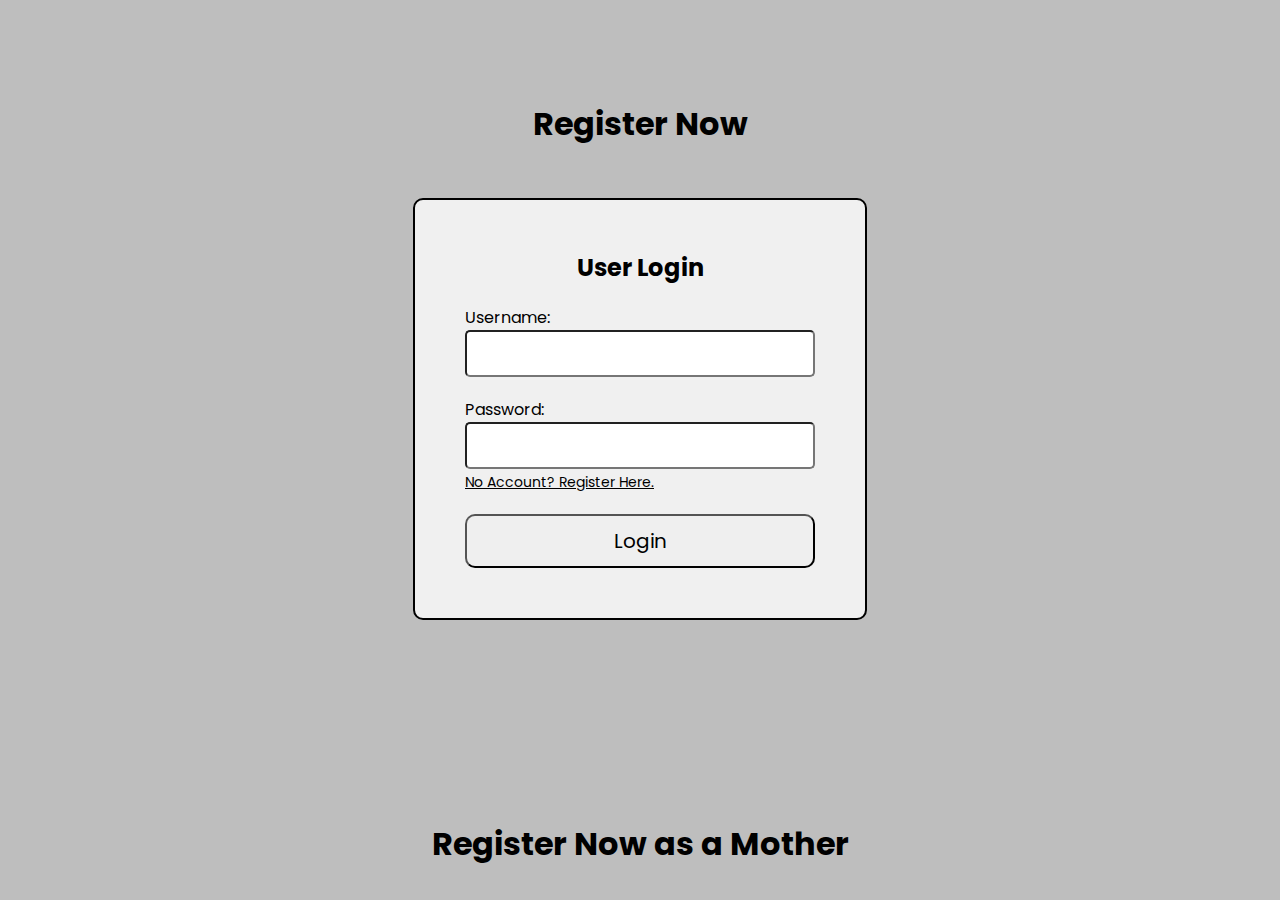
<file: landing/Registration.html>
<!DOCTYPE html>
<html lang="en">
<head>
    <meta charset="UTF-8">
    <meta name="viewport" content="width=device-width, initial-scale=1.0">
    <title>Registration</title>

    <!-- Style CSS -->
    <link rel="stylesheet" href="./style.css">
</head>
<body>
    
    <div class="main">
        <h1>Register Now</h1>

        <!-- User Login -->
        <div class="form-content" id="loginForm">
            <form>
                <h2>User Login</h2>
                <div class="form-group">
                    <small id="loginAlert"></small>
                    <label for="username">Username:</label>
                    <input type="text" id="username" >
                    <small id="userAlert"></small>
                </div>
                <div class="form-group">
                    <label for="password">Password:</label>
                    <input type="password" id="password">
                    <small id="passAlert"></small>
                </div>
                <a onclick="showRegistrationForm()">No Account? Register Here.</a>
                <div class="form-group">
                    <button type="button" onclick="validateUserLogin()" id="loginBtn">Login</button>
                </div>
            </form>
        </div>


        <!-- User Registration -->
        <div class="main">
         
        
            <!-- User Registration -->
            <div class="main">
                <h1>Register Now as a Mother</h1>
            
                <!-- User Registration -->
                <div class="form-content" id="registrationForm">
                    <form>
                        <h2>User Registration</h2>
                        <div class="form-group">
                            <label for="fullName">Full Name:</label>
                            <input type="text" id="fullName">
                            <small id="fullNameAlert"></small>
                        </div>
                        <div class="form-group">
                            <label for="phoneNumber">Phone Number:</label>
                            <input type="tel" id="phoneNumber" maxlength="11">
                            <small id="phoneNumberAlert"></small>
                        </div>
                        <div class="form-group">
                            <label for="email">Email:</label>
                            <input type="email" id="email" class="form-control">
                            <small id="emailAlert"></small>
                        </div>
                        <div class="form-group">
                            <label for="address">Address:</label>
                            <input type="text" id="address">
                            <small id="addressAlert"></small>
                        </div>
                        <div class="form-group">
                            <label for="password">Password:</label>
                            <input type="password" id="password">
                            <small id="passwordAlert"></small>
                        </div>
                        <div class="form-group">
                            <label for="confirmPassword">Confirm Password:</label>
                            <input type="password" id="confirmPassword">
                            <small id="confirmPasswordAlert"></small>
                        </div>
                        <div class="form-group">
                            <label for="birthdate">Date of Birth:</label>
                            <input type="date" id="birthdate">
                            <small id="birthdateAlert"></small>
                        </div>
                        <div class="form-group">
                            <label for="topics">Topics to Discuss:</label><br>
                            <input type="checkbox" name="topics" value="Parenting"> Parenting<br>
                            <input type="checkbox" name="topics" value="Mental Health"> Mental Health<br>
                            <input type="checkbox" name="topics" value="Education"> Education<br>
                            <input type="checkbox" name="topics" value="Relationships"> Relationships<br>
                            <input type="checkbox" name="topics" value="Self-care"> Self-care<br>
                            <input type="checkbox" name="topics" value="Career"> Career<br>
                            <input type="checkbox" name="topics" value="Life Challenges"> Life Challenges<br>
                            <input type="checkbox" name="topics" value="Health & Wellness"> Health & Wellness<br>
                            <input type="checkbox" name="topics" value="Parenting"> Other (Please explain below)<br>
                        </div>
                        <div class="form-group">
                            <label for="otherTopic">Explain Other Topics:</label>
                            <textarea id="otherTopic" rows="4"></textarea>
                        </div>
                        <div class="form-group">
                            <label for="experience">Experiences (e.g., years of motherhood, counseling experience):</label>
                            <textarea id="experience" rows="4"></textarea>
                        </div>
            
                        <a onclick="showLoginForm()"><- Back</a>
                        <div class="form-group">
                            <button type="button" onclick="validateUserRegistration()" id="registerAccount">Register</button>
                        </div>
                    </form>
                </div>
            </div>
            
        
        
        
        <!-- Create username and password -->
        <div class="form-content" id="userPassForm">
            <form>
                <h2>Create your account</h2>
                <div class="form-group">
                    <label for="createUsername">Username:</label>
                    <input type="text" id="createUsername">
                    <small id="createUsernameAlert"></small>
                </div>
                <div class="form-group">
                    <label for="createPassword">Password:</label>
                    <input type="text" id="createPassword">
                    <small id="createPasswordAlert"></small>
                </div>
                <div class="form-group">
                    <label for="confirmPassword">Confirm Password:</label>
                    <input type="text" id="confirmPassword">
                    <small id="confirmPasswordAlert"></small>
                </div>
                <a onclick="showRegistrationForm()"><- Back to registration form.</a>
                <div class="form-group">
                    <button type="button" onclick="validateCreateAccount()" id="createAccount">Create Account</button>
                </div>
            </form>
        </div>
    </div>


    <!-- Script JS -->
    <script src="./script.js"></script>
</body>
</html>
</file>
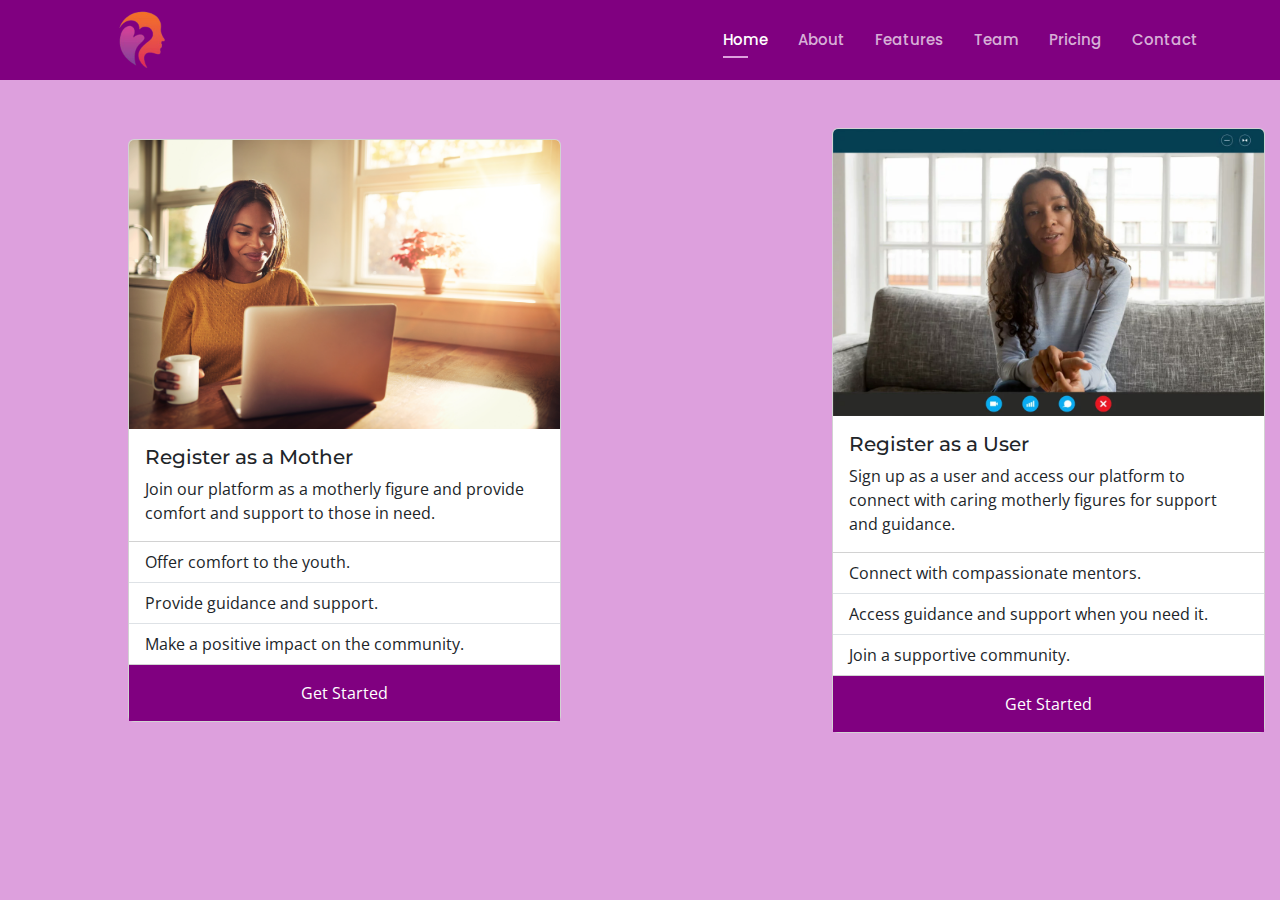
<file: landing/select.html>
<!DOCTYPE html>
<html lang="en">

<head>
  <meta charset="utf-8">
  <meta content="width=device-width, initial-scale=1.0" name="viewport">

  <title>Real</title>
  <meta content="" name="description">
  <meta content="" name="keywords">

  <!-- Favicons -->
  <link href="assets/img/mental_health_image_2-removebg-preview.png" rel="">
  <link href="assets/img/mental_health_image_2-removebg-preview.png" rel="">

  <!-- Google Fonts -->
  <link href="https://fonts.googleapis.com/css?family=Open+Sans:300,300i,400,400i,600,600i,700,700i|Montserrat:300,300i,400,400i,500,500i,600,600i,700,700i|Poppins:300,300i,400,400i,500,500i,600,600i,700,700i" rel="stylesheet">

  <!-- Vendor CSS Files -->
  <link href="assets/vendor/aos/aos.css" rel="stylesheet">
  <link href="assets/vendor/bootstrap/css/bootstrap.min.css" rel="stylesheet">
  <link href="assets/vendor/bootstrap-icons/bootstrap-icons.css" rel="stylesheet">
  <link href="assets/vendor/boxicons/css/boxicons.min.css" rel="stylesheet">
  <link href="assets/vendor/glightbox/css/glightbox.min.css" rel="stylesheet">
  <link href="assets/vendor/remixicon/remixicon.css" rel="stylesheet">
  <link href="assets/vendor/swiper/swiper-bundle.min.css" rel="stylesheet">

  <!-- Template Main CSS File -->
  <link href="assets/css/style.css" rel="stylesheet">

  <!-- =======================================================
  * Template Name: Bootslander
  * Updated: Sep 18 2023 with Bootstrap v5.3.2
  * Template URL: https://bootstrapmade.com/bootslander-free-bootstrap-landing-page-template/
  * Author: BootstrapMade.com
  * License: https://bootstrapmade.com/license/
  ======================================================== -->
</head>

<body style="background-color: plum;">

  <!-- ======= Header ======= -->
  <header id="header" class="fixed-top d-flex align-items-center header-transparent" style="background-color: purple;">
    <div class="container d-flex align-items-center justify-content-between">

      <div class="logo">
        <img src="assets/img/Mental_health_logo-removebg-preview.png" alt="">
        <!-- Uncomment below if you prefer to use an image logo -->
        <!-- <a href="index.html"><img src="assets/img/logo.png" alt="" class="img-fluid"></a>-->
      </div>

      <nav id="navbar" class="navbar">
        <ul>
          <li><a class="nav-link scrollto active" href="#hero">Home</a></li>
          <li><a class="nav-link scrollto" href="#about">About</a></li>
          <li><a class="nav-link scrollto" href="#features">Features</a></li>
          <li><a class="nav-link scrollto" href="#team">Team</a></li>
          <li><a class="nav-link scrollto" href="#pricing">Pricing</a></li>
          <li><a class="nav-link scrollto" href="#contact">Contact</a></li>
        </ul>
        <i class="bi bi-list mobile-nav-toggle"></i>
      </nav><!-- .navbar -->

    </div>
  </header>
  <!-- End Header -->
  <!--Cards Start-->
  
  <div class="card-container" style="display: flex;">

    <div class="card" style="width: 30rem; margin-top: 10%; margin-left: 10%;">
        <img class="card-img-top" src="assets/img/online-therapy.jpg" alt="Card image cap">
        <div class="card-body">
            <h5 class="card-title">Register as a Mother</h5>
            <p class="card-text">Join our platform as a motherly figure and provide comfort and support to those in need.</p>
        </div>
        <ul class="list-group list-group-flush">
            <li class="list-group-item">Offer comfort to the youth.</li>
            <li class="list-group-item">Provide guidance and support.</li>
            <li class="list-group-item">Make a positive impact on the community.</li>
        </ul>
        <div class="card-body" style="background-color: purple; text-align: center;">
            <a href="login.html" style="color: white;" >Get Started</a>
        </div>
    </div>
    
  
    <div class="card" style="width: 30rem; margin-top: 10%; margin-left: 20%;">
        <img class="card-img-top" src="assets/img/teen.webp" alt="Card image cap">
        <div class="card-body">
            <h5 class="card-title">Register as a User</h5>
            <p class="card-text">Sign up as a user and access our platform to connect with caring motherly figures for support and guidance.</p>
        </div>
        <ul class="list-group list-group-flush">
            <li class="list-group-item">Connect with compassionate mentors.</li>
            <li class="list-group-item">Access guidance and support when you need it.</li>
            <li class="list-group-item">Join a supportive community.</li>
        </ul>
        <div class="card-body" style="background-color: purple; text-align: center;">
            <a href="login.html" style="color: white;" >Get Started</a>
        </div>
    </div>
    
  </div>
  
  <!--cards end-->
</body>
</html>
</file>
<file: css/animations.css>
/*These transition are from youtube*/

@keyframes transitionIn-X{
    from {
            opacity: 0;
            transform: translateX(-10px);

    }

    to {
            opacity: 1;
            transform: translateX(0);
    }
}
    


@keyframes transitionIn-Y-over{
    from {
            opacity: 0;
            transform: translateY(-10px);

    }

    to {
            opacity: 1;
            transform: translateY(0);
    }
}
    
@keyframes transitionIn-Y-bottom{
    from {
            opacity: 0;
            transform: translateY(30px);

    }

    to {
            opacity: 1;
            transform: translateY(0);
    }
}
    

/* Transition end */
</file>
<file: css/main.css>
@import url('font-inter.css');
:root {
  --primarycolor: #0A76D8;
  --primarycolorhover: #006dd3;
  --btnice:#D8EBFA;
  --btnnicetext:#1b62b3;
}

body{
    margin: 0;
    padding: 0;
    border-spacing: 0;
    font-family: 'Inter', sans-serif;
    
}

*, ::after, ::before{
    box-sizing: border-box;
}


/*------custom-scroll-bar - from w3schools.com------------------*/
/* width */
::-webkit-scrollbar {
    width: 5px;
  }
  
  /* Track */
  ::-webkit-scrollbar-track {
    background: #f1f1f1; 
  }
   
  /* Handle */
  ::-webkit-scrollbar-thumb {
    background: #888; 
    border-radius: 12px;
  }
  
  /* Handle on hover */
  ::-webkit-scrollbar-thumb:hover {
    background: #555; 
  }





.input-text{
    border-radius: 4px;
    border: 0.5px solid rgb(226, 226, 226);
    padding: 10px;
    width: 92%;
    transition: 0.2s;
    outline: none;
}

.input-text{
    border: 1px solid #e9ecef;
    font-size: 14px;
    line-height: 26px;
    background-color: #fff;
    display: block;
    width: 100%;
    padding: .375rem .75rem;
    font-weight: 300;
    line-height: 1.5;
    color: #212529;
    background-color: #fff;
    background-clip: padding-box;
    -webkit-appearance: none;
    -moz-appearance: none;
    appearance: none;
    border-radius: .25rem;
    transition: border-color .15s ease-in-out,box-shadow .15s ease-in-out;
}

.input-text:hover{
    background-color: rgb(250, 250, 250);
    transition: 0.2s;
    outline: none;
}

.input-text:focus{
    border: 1px solid rgb(10,118,216);
    transition: 0.2s;
}

.input-text::placeholder{
    font-family: 'Inter', sans-serif;
}



/* -----------Buttons---------------*/
.btn{
    cursor: pointer;
    padding: 8px 20px;
    outline: none;
    text-decoration: none;
    font-size: 15px;
    letter-spacing: 0.5px;
    transition: all 0.3s;
    border-radius: 5px;
    font-family: 'Inter', sans-serif;
}


.btn:hover{
    background-color: var(--primarycolorhover);
    box-shadow: none;
    transition: all 0.5s;
    font-family: 'Inter', sans-serif;

}


.btn-primary{
    background-color: var(--primarycolor) ;
    border: 1px solid var(--primarycolor) ;
    color: #fff ;
    box-shadow: 0 3px 5px 0 rgba(57,108,240,0.3);
}

.btn-primary-soft{
    background-color: #D8EBFA ;
    /*border: 1px solid rgba(57,108,240,0.1) ;*/    color: #1969AA;
    font-weight: 500;
    font-size: 16px;
    border: none;
    /*box-shadow: 0 3px 5px 0 rgba(57,108,240,0.3)*/
}


.btn-primary-soft:hover{
    background-color: var(--primarycolor) ;
    /*border: 1px solid rgba(57,108,240,0.1) ;*/
    color: #fff ;
    box-shadow: 0 3px 5px 0 rgba(57,108,240,0.3);
}


.btn-in-text{
    font-size: 15px;
    letter-spacing: 0.5px;
}

.non-style-link:link, .non-style-link:visited, .non-style-link:hover, .non-style-link:active{
    text-decoration: none;
    color: rgb(43, 43, 43);
}




.btn-label{
    margin-left: 10px;
    padding: 12px 12px;
    outline: none;
    text-decoration: none;
    font-size: 15px;
    letter-spacing: 0.5px;
    transition: all 0.3s;
    border-radius: 5px;
    background-color: #f0f0f073;
    border: 1px solid rgba(57,108,240,0.1) ;
    font-family: 'Inter', sans-serif;
}


.sub-table{
    border: 1px solid #ebebeb;
    border-radius: 8px;
    
}

.filter-container{
  width: 92.5%;
  border: 1px solid #ebebeb;
  border-radius: 8px;
  margin-bottom: 20px;
  border-spacing: 0;
  padding: 0;
}

.filter-container-items{
  margin-top: 7.5px;
  margin-left: 20px;


}
.table-headin{
    font-size: 16px;
    font-weight: 500;
    padding: 10px;
    border-bottom: 3px solid var(--primarycolor);
}

.abc{
  width: 100%;
  height: 550px;
  overflow: auto;
}





        
.overlay {
    position: fixed;
    top: 0;
    bottom: 0;
    left: 0;
    right: 0;
    background: rgba(0, 0, 0, 0.7);
    transition: opacity 500ms;
    opacity: 1;
  }
  .overlay:target {
    visibility: visible;
    opacity: 1;
    
  }
  
  .popup {
    margin: 70px auto;
    padding: 20px;
    background: #fff;
    border-radius: 5px;
    width: 50%;
    position: relative;
    transition: all 5s ease-in-out;
  }
  
  .popup h2 {
    margin-top: 0;
    color: #333;
  }
  .popup .close {
    position: absolute;
    top: 20px;
    right: 30px;
    transition: all 200ms;
    font-size: 30px;
    font-weight: bold;
    text-decoration: none;
    color: #333;
  }
  .popup .close:hover {
    color: var(--primarycolorhover);
  }
  .popup .content {
    max-height: 30%;
    overflow: auto;
  }
  
  @media screen and (max-width: 700px){
    .box{
      width: 70%;
    }
    .popup{
      width: 70%;
    }
  }


input[type=search] {
    background-image: url('../img/search.svg');
    background-position: 10px 50%;
    background-repeat: no-repeat;
    transition: 0.5s;
    padding: 8px 20px 8px 40px;
}

input[type=search]:focus {
    transition: 0.5s;
}

.box {
  width: 120px;
  height: 30px;
  border: 1px solid #e9ecef;
  font-size: 14px;
  color: #212529;
  background-color: #fff;
  line-height: 26px;
  font-weight: 300;
  border-radius: .25rem;
  padding: .375rem .75rem;
  line-height: 1.5;
  width: 100%;
  background-clip: padding-box;
  transition: border-color .15s ease-in-out,box-shadow .15s ease-in-out;
}



.btn-primary-gray{
  background-color: #fff;
  border: 2px solid #c9cbce9f;
  color: #212529d0;
  box-shadow: 0 3px 5px 0 rgba(95, 95, 97, 0.3);
}



.btn-primary-gray:hover{
  background-color: #5185ffa9;
  box-shadow: 0 3px 5px 0 rgba(95, 95, 97, 0.3);
}



.button-icon{
  
  background-position: 10px 50%;
  background-repeat: no-repeat;
  transition: 0.5s;
  padding: 8px 20px 8px 40px;
}



.menu-btn{
  padding:6px;
  color: #3b3b3b;
  background-position: 30% 50%;
  background-repeat: no-repeat;
  transition: 0.5s;
  
}

.menu-text{
  padding-left: 40%;
  font-weight: 500;
  font-size: 16px;
  
}


.menu-active{
  color: var(--primarycolor);
  border-right: 7px solid var(--primarycolor);
  background-color: var();
}

.menu-btn:hover{
  background-color: var(--btnice);
  color: var(--primarycolor);
}

.non-style-link-menu:link, .non-style-link-menu:visited,  .non-style-link-menu:active{
  text-decoration: none;
  color: #3b3b3b;
}
.non-style-link-menu:hover{
  text-decoration: none;
  color: var(--primarycolor);
}

.non-style-link-menu-active:link, .non-style-link-menu-active:visited,  .non-style-link-menu-active:active{
  text-decoration: none;
  color: var(--primarycolor);
}



.menu-icon-dashbord{
  background-image: url('../img/icons/dashboard.svg');
}


.menu-icon-doctor{
  background-image: url('../img/icons/doctors.svg');
}
.menu-icon-schedule{
  background-image: url('../img/icons/schedule.svg');
}
.menu-icon-appoinment{
  background-image: url('../img/icons/book.svg');
}
.menu-icon-patient{
  background-image: url('../img/icons/patients.svg');
}
.menu-icon-settings{
  background-image: url('../img/icons/settings.svg');
}

.menu-icon-session{
  background-image: url('../img/icons/session.svg');
}
.menu-icon-home{
  background-image: url('../img/icons/home.svg');
}



.menu-icon-dashbord:hover,.menu-icon-dashbord-active{
  color: var(--primarycolor);

  background-image: url('../img/icons/dashboard-hover.svg');
}


.menu-icon-doctor:hover,.menu-icon-doctor-active{
  color: var(--primarycolor);
  background-image: url('../img/icons/doctors-hover.svg');
}
.menu-icon-schedule:hover,.menu-icon-schedule-active{
  color: var(--primarycolor);
  
  background-image: url('../img/icons/schedule-hover.svg');
}
.menu-icon-appoinment:hover,.menu-icon-appoinment-active{
  color: var(--primarycolor);
  
  background-image: url('../img/icons/book-hover.svg');
}
.menu-icon-patient:hover,.menu-icon-patient-active{
  color: var(--primarycolor);
  
  background-image: url('../img/icons/patients-hover.svg');
}

.menu-icon-settings:hover,.menu-icon-settings-active{
  color: var(--primarycolor);
  
  background-image: url('../img/icons/settings-iceblue.svg');
}

.menu-icon-session:hover,.menu-icon-session-active{
  color: var(--primarycolor);
  
  background-image: url('../img/icons/session-iceblue.svg');
}
.menu-icon-home:hover,.menu-icon-home-active{
  color: var(--primarycolor);
  
  background-image: url('../img/icons/home-iceblue.svg');
}





.btn-icon-back{
  background-image: url('../img/icons/back-iceblue.svg');
  background-position: 18px 50%;
  background-repeat: no-repeat;
  transition: 0.5s;
  padding: 8px 20px 8px 40px;
}

.btn-icon-back:hover{
  background-image: url('../img/icons/back-white.svg');
}


.btn-edit{
  background-image: url('../img/icons/edit-iceblue.svg');
}
.btn-edit:hover{
  background-image: url('../img/icons/edit-white.svg');
}

.btn-view{
  background-image: url('../img/icons/view-iceblue.svg');
}
.btn-view:hover{
  background-image: url('../img/icons/view-white.svg');
}

.btn-delete{
  background-image: url('../img/icons/delete-iceblue.svg');
}
.btn-delete:hover{
  background-image: url('../img/icons/delete-white.svg');
}

.btn-filter{
  background-image: url('../img/icons/filter-iceblue.svg');
  background-position: 15px 50%;
}
.btn-filter:hover{
  background-image: url('../img/icons/filter-white.svg');
}




.dashboard-items{
  
  border: 2px solid #c9cbce9f;
  border-radius: 7px;
  color: var(--primarycolor);
  /*background-color: #d8ebfa25 ;*/
  /*box-shadow: 0 3px 5px 0 rgba(95, 95, 97, 0.3);*/
}


.h1-dashboard{
  margin: 0;
  padding: 0;
  font-size: 25px;
  font-weight: 600;
  line-height: 0;
  padding-top: 20px;
}

.h3-dashboard{
  margin: 0;
  padding: 0;
  font-size: 20px;
  font-weight: 500;
  color: #212529e3;
}

.dashboard-icons{
  background-color: rgba(184, 184, 184, 0.247);
  padding-top: 30px;
  padding-bottom: 30px;
  border-radius: 7px;
  margin-left: 40px;
  margin-right: 0px;
  
}
.dashboard-icons-setting{
  background-color: rgba(184, 184, 184, 0.247);
  padding-top: 30px;
  padding-bottom: 30px;
  border-radius: 7px;
  margin-left: 5px;
  margin-right: 20px;
  
}

.setting-tabs:hover{
  background-color: #d6d6d657;
}


.doctor-header{
  background-image: url(../img/b8.jpg);
  color: rgba(0, 0, 0, 0.87);
  background-size: 100%;
  background-repeat: no-repeat;
  padding: 20px;
  padding-left: 35px;
}

.patient-header{
  background-image: url(../img/b3.jpg);
}

.search-items{
  padding:20px;
  margin:10px;
  width:95%;
  display: flex;
  padding-left:0;
  padding-left: 30px;
  box-sizing: border-box;
  line-height: 1.5;
  box-shadow: 0 3px 5px 0 rgba(95, 95, 97, 0.068);
}


.h1-search{
  margin: 0;
  padding: 0;
  font-size: 23px;
  font-weight: 600;
  padding-top: 20px;
  padding-bottom: 10px;
}

.h3-search{
  margin: 0;
  padding: 0;
  font-size: 15px;
  font-weight: 500;
  color: #212529e3;
  
}

.h4-search{
  margin: 0;
  padding: 0;
  font-size: 13px;
  font-weight: 400;
  color: #212529e3;
}

.btn-book{
  background-image: url('../img/icons/book-balck.svg');
  background-position: 68% 50%;
  background-repeat: no-repeat;
  transition: 0.5s;
}
</file>
<file: css/index.css>
body{
    background-image: url(../img/3.jpg);
    background-repeat: no-repeat;
    background-attachment: fixed;
    background-size: cover;
    height: 100%;
}

html, body {
    height: 100%;
    margin: 0;
  }
  
.full-height {
    background: rgba(26, 26, 26, 0.548);
    background-attachment: fixed;
    max-height: 100vh;
    height: 100vh;


}
table{
    width: 100%;
    padding-top: 5px;
    
}
.heading-text{
    color: white;
    font-size: 42px;
    font-weight: 700;
    line-height: 63px;
    margin-top: 15%;
    text-align: center;
    margin-bottom: 0;
}

.sub-text2{
    color: rgba(255, 255, 255, 0.5);
    font-size: 17px;
    line-height: 27px;
    font-weight: 400;
    text-align: center;
    margin-top: 0;
}


.register-btn{
    background-color: rgba(240, 248, 255, 0.589);
    color: #345cc4;
}


.edoc-logo{
    color: white;
    font-weight: bolder;
    font-size: 20px;
    padding-left: 20px;
    animation: transitionIn-Y-over 0.5s;
}

.edoc-logo-sub{
    color: rgba(255, 255, 255, 0.733);
    font-size: 12px;

}


.nav-item{
    color: rgba(255, 255, 255, 0.671);
    text-align: center;
    font-size: 15px;
    font-weight: 500;
    animation: transitionIn-Y-over 0.5s;
}

.nav-item:hover{
    color: #f0f0f0;

}

.footer-hashen{
    position: absolute;
    bottom: 0;
    left: 45%;
    font-size: 13px;
    animation: transitionIn-Y-over 0.5s;
}
</file>
<file: landing/assets/css/style.css>
/*--------------------------------------------------------------
# General
--------------------------------------------------------------*/
body {
  font-family: "Open Sans", sans-serif;
  color: #444444;
}

a {
  color: plum;
  text-decoration: none;
}

a:hover {
  color: plum;
  text-decoration: none;
}

h1,
h2,
h3,
h4,
h5,
h6 {
  font-family: "Montserrat", sans-serif;
}

/*--------------------------------------------------------------
# Preloader
--------------------------------------------------------------*/
#preloader {
  position: fixed;
  top: 0;
  left: 0;
  right: 0;
  bottom: 0;
  z-index: 9999;
  overflow: hidden;
  background: #fff;
}

#preloader:before {
  content: "";
  position: fixed;
  top: calc(50% - 30px);
  left: calc(50% - 30px);
  border: 6px solid plum;
  border-top-color: #d2f9eb;
  border-radius: 50%;
  width: 60px;
  height: 60px;
  animation: animate-preloader 1s linear infinite;
}

@keyframes animate-preloader {
  0% {
    transform: rotate(0deg);
  }

  100% {
    transform: rotate(360deg);
  }
}

/*--------------------------------------------------------------
# Back to top button
--------------------------------------------------------------*/
.back-to-top {
  position: fixed;
  visibility: hidden;
  opacity: 0;
  right: 15px;
  bottom: 15px;
  z-index: 996;
  background: plum;
  width: 40px;
  height: 40px;
  border-radius: 50px;
  transition: all 0.4s;
}

.back-to-top i {
  font-size: 28px;
  color: #fff;
  line-height: 0;
}

.back-to-top:hover {
  background: purple;
  color: #fff;
}

.back-to-top.active {
  visibility: visible;
  opacity: 1;
}

/*--------------------------------------------------------------
# Disable AOS delay on mobile
--------------------------------------------------------------*/
@media screen and (max-width: 768px) {
  [data-aos-delay] {
    transition-delay: 0 !important;
  }
}

/*--------------------------------------------------------------
# Header
--------------------------------------------------------------*/
#header {
  height: 80px;
  transition: all 0.5s;
  z-index: 997;
  transition: all 0.5s;
  background: purple;
}

#header.header-transparent {
  background: transparent;
}

#header.header-scrolled {
  background: purple;
  height: 60px;
}



#header .logo h1 a,
#header .logo h1 a:hover {
  color: #fff;
  text-decoration: none;
}

#header .logo img {
  padding: 0;
  margin: 0;
  max-height: 120px;
}

/*--------------------------------------------------------------
# Navigation Menu
--------------------------------------------------------------*/
/**
* Desktop Navigation 
*/
.navbar {
  padding: 0;
}

.navbar ul {
  margin: 0;
  padding: 0;
  display: flex;
  list-style: none;
  align-items: center;
}

.navbar li {
  position: relative;
}

.navbar a,
.navbar a:focus {
  display: flex;
  align-items: center;
  justify-content: space-between;
  padding: 10px 0 10px 30px;
  font-size: 15px;
  font-weight: 500;
  font-family: "Poppins", sans-serif;
  color: rgba(255, 255, 255, 0.7);
  white-space: nowrap;
  transition: 0.3s;
}

.navbar a i,
.navbar a:focus i {
  font-size: 12px;
  line-height: 0;
  margin-left: 5px;
}

.navbar>ul>li>a:before {
  content: "";
  position: absolute;
  width: 0;
  height: 2px;
  bottom: 3px;
  left: 30px;
  background-color: plum;
  visibility: hidden;
  width: 0px;
  transition: all 0.3s ease-in-out 0s;
}

.navbar a:hover:before,
.navbar li:hover>a:before,
.navbar .active:before {
  visibility: visible;
  width: 25px;
}

.navbar a:hover,
.navbar .active,
.navbar .active:focus,
.navbar li:hover>a {
  color: #fff;
}

.navbar .dropdown ul {
  display: block;
  position: absolute;
  left: 30px;
  top: calc(100% + 30px);
  margin: 0;
  padding: 10px 0;
  z-index: 99;
  opacity: 0;
  visibility: hidden;
  background: #fff;
  box-shadow: 0px 0px 30px rgba(127, 137, 161, 0.25);
  transition: 0.3s;
  border-radius: 4px;
}

.navbar .dropdown ul li {
  min-width: 200px;
}

.navbar .dropdown ul a i {
  font-size: 12px;
}

.navbar .dropdown ul a:hover,
.navbar .dropdown ul .active:hover,
.navbar .dropdown ul li:hover>a {
  color: plum;
}

.navbar .dropdown:hover>ul {
  opacity: 1;
  top: 100%;
  visibility: visible;
}

.navbar .dropdown .dropdown ul {
  top: 0;
  left: calc(100% - 30px);
  visibility: hidden;
}

.navbar .dropdown .dropdown:hover>ul {
  opacity: 1;
  top: 0;
  left: 100%;
  visibility: visible;
}

@media (max-width: 1366px) {
  .navbar .dropdown .dropdown ul {
    left: -90%;
  }

  .navbar .dropdown .dropdown:hover>ul {
    left: -100%;
  }
}

/**
* Mobile Navigation 
*/
.mobile-nav-toggle {
  color: #fff;
  font-size: 28px;
  cursor: pointer;
  display: none;
  line-height: 0;
  transition: 0.5s;
}

@media (max-width: 991px) {
  .mobile-nav-toggle {
    display: block;
  }

  .navbar ul {
    display: none;
  }
}

.navbar-mobile {
  position: fixed;
  overflow: hidden;
  top: 0;
  right: 0;
  left: 0;
  bottom: 0;
  background: purple;
  transition: 0.3s;
  z-index: 999;
}

.navbar-mobile .mobile-nav-toggle {
  position: absolute;
  top: 15px;
  right: 15px;
}

.navbar-mobile ul {
  display: block;
  position: absolute;
  top: 55px;
  right: 15px;
  bottom: 15px;
  left: 15px;
  padding: 10px 0;
  border-radius: 8px;
  background-color: #fff;
  overflow-y: auto;
  transition: 0.3s;
}

.navbar-mobile>ul>li>a:before {
  left: 20px;
}

.navbar-mobile a,
.navbar-mobile a:focus {
  padding: 10px 20px;
  font-size: 15px;
  color: purple;
}

.navbar-mobile a:hover,
.navbar-mobile .active,
.navbar-mobile li:hover>a {
  color: plum;
}

.navbar-mobile .getstarted,
.navbar-mobile .getstarted:focus {
  margin: 15px;
}

.navbar-mobile .dropdown ul,
.navbar-mobile .dropdown .dropdown ul {
  position: static;
  display: none;
  margin: 10px 20px;
  padding: 10px 0;
  z-index: 99;
  opacity: 1;
  visibility: visible;
  background: #fff;
  box-shadow: 0px 0px 30px rgba(127, 137, 161, 0.25);
}

.navbar-mobile .dropdown ul li,
.navbar-mobile .dropdown .dropdown ul li {
  min-width: 200px;
}

.navbar-mobile .dropdown ul a,
.navbar-mobile .dropdown .dropdown ul a {
  padding: 10px 20px;
}

.navbar-mobile .dropdown ul a i,
.navbar-mobile .dropdown .dropdown ul a i {
  font-size: 12px;
}

.navbar-mobile .dropdown ul a:hover,
.navbar-mobile .dropdown ul .active:hover,
.navbar-mobile .dropdown ul li:hover>a,
.navbar-mobile .dropdown .dropdown ul a:hover,
.navbar-mobile .dropdown .dropdown ul .active:hover,
.navbar-mobile .dropdown .dropdown ul li:hover>a {
  color: plum;
}

.navbar-mobile .dropdown>.dropdown-active,
.navbar-mobile .dropdown .dropdown>.dropdown-active {
  display: block;
}

/*--------------------------------------------------------------
# Hero Section
--------------------------------------------------------------*/
#hero {
  width: 100%;
  background: url("../img/hero-bg.jpg");
  position: relative;
  padding: 120px 0 0 0;
}

#hero:before {
  content: "";
  background: rgba(98, 2, 98, 0.742);
  position: absolute;
  bottom: 0;
  top: 0;
  left: 0;
  right: 0;
}

#hero h1 {
  margin: 0 0 20px 0;
  font-size: 45px;
  font-weight: 700;
  line-height: 56px;
  color: rgba(255, 255, 255, 0.8);
}

#hero h1 span {
  color: #fff;
  border-bottom: 4px solid plum;
}

#hero h2 {
  color: rgba(255, 255, 255, 0.8);
  margin-bottom: 40px;
  font-size: 24px;
}

#hero .btn-get-started {
  font-family: "Montserrat", sans-serif;
  font-weight: 500;
  font-size: 16px;
  letter-spacing: 1px;
  display: inline-block;
  padding: 10px 30px;
  border-radius: 50px;
  transition: 0.5s;
  color: #fff;
  background: plum;
}

#hero .btn-get-started:hover {
  background: purple;
}

#hero .animated {
  animation: up-down 2s ease-in-out infinite alternate-reverse both;
}

@media (min-width: 1024px) {
  #hero {
    background-attachment: fixed;
  }
}

@media (max-width: 991px) {
  #hero {
    padding-top: 80px;
  }

  #hero .animated {
    animation: none;
  }

  #hero .hero-img {
    text-align: center;
  }

  #hero .hero-img img {
    max-width: 50%;
  }

  #hero h1 {
    font-size: 28px;
    line-height: 32px;
    margin-bottom: 10px;
  }

  #hero h2 {
    font-size: 18px;
    line-height: 24px;
    margin-bottom: 30px;
  }
}

@media (max-width: 575px) {
  #hero .hero-img img {
    width: 80%;
  }
}

@keyframes up-down {
  0% {
    transform: translateY(10px);
  }

  100% {
    transform: translateY(-10px);
  }
}

.hero-waves {
  display: block;
  margin-top: 60px;
  width: 100%;
  height: 60px;
  z-index: 5;
  position: relative;
}

.wave1 use {
  animation: move-forever1 10s linear infinite;
  animation-delay: -2s;
}

.wave2 use {
  animation: move-forever2 8s linear infinite;
  animation-delay: -2s;
}

.wave3 use {
  animation: move-forever3 6s linear infinite;
  animation-delay: -2s;
}

@keyframes move-forever1 {
  0% {
    transform: translate(85px, 0%);
  }

  100% {
    transform: translate(-90px, 0%);
  }
}

@keyframes move-forever2 {
  0% {
    transform: translate(-90px, 0%);
  }

  100% {
    transform: translate(85px, 0%);
  }
}

@keyframes move-forever3 {
  0% {
    transform: translate(-90px, 0%);
  }

  100% {
    transform: translate(85px, 0%);
  }
}

/*--------------------------------------------------------------
# Sections General
--------------------------------------------------------------*/
section {
  padding: 60px 0;
  overflow: hidden;
}

.section-bg {
  background-color: #f5f5ff;
}

.section-title {
  padding-bottom: 40px;
}

.section-title h2 {
  font-size: 14px;
  font-weight: 500;
  padding: 0;
  line-height: 1px;
  margin: 0 0 5px 0;
  letter-spacing: 2px;
  text-transform: uppercase;
  color: #aaaaaa;
  font-family: "Poppins", sans-serif;
}

.section-title h2::after {
  content: "";
  width: 120px;
  height: 1px;
  display: inline-block;
  background: plum;
  margin: 4px 10px;
}

.section-title p {
  margin: 0;
  margin: 0;
  font-size: 36px;
  font-weight: 700;
  text-transform: uppercase;
  font-family: "Poppins", sans-serif;
  color: #010483;
}

/*--------------------------------------------------------------
# Breadcrumbs
--------------------------------------------------------------*/
.breadcrumbs {
  padding: 20px 0;
  background-color: #fafaff;
  min-height: 40px;
  margin-top: 80px;
}

@media (max-width: 992px) {
  .breadcrumbs {
    margin-top: 64px;
  }
}

.breadcrumbs h2 {
  font-size: 24px;
  font-weight: 400;
  margin: 0;
}

@media (max-width: 992px) {
  .breadcrumbs h2 {
    margin: 0 0 10px 0;
  }
}

.breadcrumbs ol {
  display: flex;
  flex-wrap: wrap;
  list-style: none;
  padding: 0;
  margin: 0;
  font-size: 14px;
}

.breadcrumbs ol li+li {
  padding-left: 10px;
}

.breadcrumbs ol li+li::before {
  display: inline-block;
  padding-right: 10px;
  color: #6c757d;
  content: "/";
}

@media (max-width: 768px) {
  .breadcrumbs .d-flex {
    display: block !important;
  }

  .breadcrumbs ol {
    display: block;
  }

  .breadcrumbs ol li {
    display: inline-block;
  }
}

/*--------------------------------------------------------------
# About
--------------------------------------------------------------*/
.about {
  padding: 40px 0 0 0;
}

.about .icon-boxes h3 {
  font-size: 28px;
  font-weight: 700;
  color: purple;
  margin-bottom: 15px;
}

.about .icon-box {
  margin-top: 40px;
}

.about .icon-box .icon {
  float: left;
  display: flex;
  align-items: center;
  justify-content: center;
  width: 64px;
  height: 64px;
  border: 2px solid plum;
  border-radius: 50px;
  transition: 0.5s;
}

.about .icon-box .icon i {
  color: plum;
  font-size: 32px;
}

.about .icon-box:hover .icon {
  background: purple;
  border-color: purple;
}

.about .icon-box:hover .icon i {
  color: #fff;
}

.about .icon-box .title {
  margin-left: 85px;
  font-weight: 700;
  margin-bottom: 10px;
  font-size: 18px;
}

.about .icon-box .title a {
  color: #343a40;
  transition: 0.3s;
}

.about .icon-box .title a:hover {
  color: purple;
}

.about .icon-box .description {
  margin-left: 85px;
  line-height: 24px;
  font-size: 14px;
}

.about .video-box {
  background: url("../img/better\ help.webp") center center no-repeat;
  background-size: contain;
  min-height: 300px;
}

.about .play-btn {
  width: 94px;
  height: 94px;
  background: radial-gradient(#3f43fd 50%, rgba(63, 67, 253, 0.4) 52%);
  border-radius: 50%;
  display: block;
  position: absolute;
  left: calc(50% - 47px);
  top: calc(50% - 47px);
  overflow: hidden;
}

.about .play-btn::after {
  content: "";
  position: absolute;
  left: 50%;
  top: 50%;
  transform: translateX(-40%) translateY(-50%);
  width: 0;
  height: 0;
  border-top: 10px solid transparent;
  border-bottom: 10px solid transparent;
  border-left: 15px solid #fff;
  z-index: 100;
  transition: all 400ms cubic-bezier(0.55, 0.055, 0.675, 0.19);
}

.about .play-btn::before {
  content: "";
  position: absolute;
  width: 120px;
  height: 120px;
  animation-delay: 0s;
  animation: pulsate-btn 2s;
  animation-direction: forwards;
  animation-iteration-count: infinite;
  animation-timing-function: steps;
  opacity: 1;
  border-radius: 50%;
  border: 5px solid rgba(63, 67, 253, 0.7);
  top: -15%;
  left: -15%;
  background: rgba(198, 16, 0, 0);
}

.about .play-btn:hover::after {
  border-left: 15px solid #3f43fd;
  transform: scale(20);
}

.about .play-btn:hover::before {
  content: "";
  position: absolute;
  left: 50%;
  top: 50%;
  transform: translateX(-40%) translateY(-50%);
  width: 0;
  height: 0;
  border: none;
  border-top: 10px solid transparent;
  border-bottom: 10px solid transparent;
  border-left: 15px solid #fff;
  z-index: 200;
  animation: none;
  border-radius: 0;
}

@keyframes pulsate-btn {
  0% {
    transform: scale(0.6, 0.6);
    opacity: 1;
  }

  100% {
    transform: scale(1, 1);
    opacity: 0;
  }
}

/*--------------------------------------------------------------
# Features
--------------------------------------------------------------*/
.features .icon-box {
  display: flex;
  align-items: center;
  padding: 20px;
  background: #f5f5ff;
  transition: ease-in-out 0.3s;
}

.features .icon-box i {
  font-size: 32px;
  padding-right: 10px;
  line-height: 1;
}

.features .icon-box h3 {
  font-weight: 700;
  margin: 0;
  padding: 0;
  line-height: 1;
  font-size: 16px;
}

.features .icon-box h3 a {
  color: white;
  transition: ease-in-out 0.3s;
}

.features .icon-box h3 a:hover {
  color: purple;
}

.features .icon-box:hover {
  background: #ebebff;
}

/*--------------------------------------------------------------
# Counts
--------------------------------------------------------------*/
.counts {
  background: #f5f5ff;
  padding: 70px 0 60px;
}

.counts .count-box {
  padding: 30px 30px 25px 30px;
  width: 100%;
  position: relative;
  text-align: center;
  background: #fff;
}

.counts .count-box i {
  position: absolute;
  top: -25px;
  left: 50%;
  transform: translateX(-50%);
  font-size: 20px;
  background: plum;
  padding: 12px;
  color: #fff;
  border-radius: 50px;
  display: inline-flex;
  align-items: center;
  justify-content: center;
  line-height: 0;
  width: 48px;
  height: 48px;
}

.counts .count-box span {
  font-size: 36px;
  display: block;
  font-weight: 600;
  color: #010483;
}

.counts .count-box p {
  padding: 0;
  margin: 0;
  font-family: "Montserrat", sans-serif;
  font-size: 14px;
}

/*--------------------------------------------------------------
# Details
--------------------------------------------------------------*/
.details .content+.content {
  margin-top: 100px;
}

.details .content h3 {
  font-weight: 600;
  font-size: 26px;
  color: purple;
}

.details .content ul {
  list-style: none;
  padding: 0;
}

.details .content ul li {
  padding-bottom: 10px;
}

.details .content ul i {
  font-size: 20px;
  padding-right: 4px;
  color: plum;
}

.details .content p:last-child {
  margin-bottom: 0;
}

/*--------------------------------------------------------------
# Gallery
--------------------------------------------------------------*/
.gallery .gallery-item {
  overflow: hidden;
  border-right: 3px solid #fff;
  border-bottom: 3px solid #fff;
}

.gallery .gallery-item img {
  transition: all ease-in-out 0.4s;
}

.gallery .gallery-item:hover img {
  transform: scale(1.1);
}

/*--------------------------------------------------------------
# Testimonials
--------------------------------------------------------------*/
.testimonials {
  padding: 80px 0;
  background: url("../img/mental_health_image_2.jpg") no-repeat;
  background-position: center center;
  background-size: cover;
  position: relative;
}

.testimonials::before {
  content: "";
  position: absolute;
  left: 0;
  right: 0;
  top: 0;
  bottom: 0;
  background:rgba(98, 2, 98, 0.742);;
}

.testimonials .section-header {
  margin-bottom: 40px;
}

.testimonials .testimonials-carousel,
.testimonials .testimonials-slider {
  overflow: hidden;
}

.testimonials .testimonial-item {
  text-align: center;
  color: #fff;
}

.testimonials .testimonial-item .testimonial-img {
  width: 100px;
  border-radius: 50%;
  border: 6px solid rgba(255, 255, 255, 0.15);
  margin: 0 auto;
}

.testimonials .testimonial-item h3 {
  font-size: 20px;
  font-weight: bold;
  margin: 10px 0 5px 0;
  color: #fff;
}

.testimonials .testimonial-item h4 {
  font-size: 14px;
  color: #ddd;
  margin: 0 0 15px 0;
}

.testimonials .testimonial-item .quote-icon-left,
.testimonials .testimonial-item .quote-icon-right {
  color: rgba(255, 255, 255, 0.4);
  font-size: 26px;
}

.testimonials .testimonial-item .quote-icon-left {
  display: inline-block;
  left: -5px;
  position: relative;
}

.testimonials .testimonial-item .quote-icon-right {
  display: inline-block;
  right: -5px;
  position: relative;
  top: 10px;
}

.testimonials .testimonial-item p {
  font-style: italic;
  margin: 0 auto 15px auto;
  color: #eee;
}

.testimonials .swiper-pagination {
  margin-top: 20px;
  position: relative;
}

.testimonials .swiper-pagination .swiper-pagination-bullet {
  width: 12px;
  height: 12px;
  opacity: 1;
  background-color: rgba(255, 255, 255, 0.4);
}

.testimonials .swiper-pagination .swiper-pagination-bullet-active {
  background-color: #1acc8d;
}

@media (min-width: 1024px) {
  .testimonials {
    background-attachment: fixed;
  }
}

@media (min-width: 992px) {
  .testimonials .testimonial-item p {
    width: 80%;
  }
}

/*--------------------------------------------------------------
# Team
--------------------------------------------------------------*/
.team {
  background: #fff;
}

.team .member {
  text-align: center;
  margin-bottom: 80px;
  position: relative;
}

.team .member .pic {
  border-radius: 4px;
  overflow: hidden;
}

.team .member img {
  transition: all ease-in-out 0.4s;
}

.team .member:hover img {
  transform: scale(1.1);
}

.team .member .member-info {
  position: absolute;
  bottom: -80px;
  left: 0px;
  right: 0px;
  background: rgba(255, 255, 255, 0.9);
  padding: 15px 0;
  border-radius: 0 0 4px 4px;
  box-shadow: 0px 2px 15px rgba(0, 0, 0, 0.1);
}

.team .member h4 {
  font-weight: 700;
  margin-bottom: 10px;
  font-size: 16px;
  color: #01036f;
  position: relative;
  padding-bottom: 10px;
}

.team .member h4::after {
  content: "";
  position: absolute;
  display: block;
  width: 50px;
  height: 1px;
  background: #0d12fc;
  bottom: 0;
  left: calc(50% - 25px);
}

.team .member span {
  font-style: italic;
  display: block;
  font-size: 13px;
  color: #01036f;
}

.team .member .social {
  margin-top: 10px;
}

.team .member .social a {
  transition: color 0.3s;
  color: #01036f;
}

.team .member .social a:hover {
  color: #1acc8d;
}

.team .member .social i {
  font-size: 16px;
  margin: 0 2px;
}

/*--------------------------------------------------------------
# Pricing
--------------------------------------------------------------*/
.pricing .box {
  padding: 20px;
  background: #fff;
  text-align: center;
  box-shadow: 0px 0px 4px rgba(0, 0, 0, 0.12);
  border-radius: 5px;
  position: relative;
  overflow: hidden;
}

.pricing h3 {
  font-weight: 400;
  margin: -20px -20px 20px -20px;
  padding: 20px 15px;
  font-size: 16px;
  font-weight: 600;
  color: #777777;
  background: #f8f8f8;
}

.pricing h4 {
  font-size: 36px;
  color: #1acc8d;
  font-weight: 600;
  font-family: "Poppins", sans-serif;
  margin-bottom: 20px;
}

.pricing h4 sup {
  font-size: 20px;
  top: -15px;
  left: -3px;
}

.pricing h4 span {
  color: #bababa;
  font-size: 16px;
  font-weight: 300;
}

.pricing ul {
  padding: 0;
  list-style: none;
  color: #444444;
  text-align: center;
  line-height: 20px;
  font-size: 14px;
}

.pricing ul li {
  padding-bottom: 16px;
}

.pricing ul i {
  color: #1acc8d;
  font-size: 18px;
  padding-right: 4px;
}

.pricing ul .na {
  color: #ccc;
  text-decoration: line-through;
}

.pricing .btn-wrap {
  margin: 20px -20px -20px -20px;
  padding: 20px 15px;
  background: #f8f8f8;
  text-align: center;
}

.pricing .btn-buy {
  background: #1acc8d;
  display: inline-block;
  padding: 8px 35px 10px 35px;
  border-radius: 50px;
  color: #fff;
  transition: none;
  font-size: 14px;
  font-weight: 400;
  font-family: "Montserrat", sans-serif;
  font-weight: 600;
  transition: 0.3s;
}

.pricing .btn-buy:hover {
  background: #149f6e;
}

.pricing .featured h3 {
  color: #fff;
  background: #1acc8d;
}

.pricing .advanced {
  width: 200px;
  position: absolute;
  top: 18px;
  right: -68px;
  transform: rotate(45deg);
  z-index: 1;
  font-size: 14px;
  padding: 1px 0 3px 0;
  background: #1acc8d;
  color: #fff;
}

/*--------------------------------------------------------------
# F.A.Q
--------------------------------------------------------------*/
.faq .faq-list {
  padding: 0;
}

.faq .faq-list ul {
  padding: 0;
  list-style: none;
}

.faq .faq-list li+li {
  margin-top: 15px;
}

.faq .faq-list li {
  padding: 20px;
  background: #fff;
  border-radius: 4px;
  position: relative;
}

.faq .faq-list a {
  display: block;
  position: relative;
  font-family: "Poppins", sans-serif;
  font-size: 16px;
  line-height: 24px;
  font-weight: 500;
  padding: 0 30px;
  outline: none;
  cursor: pointer;
}

.faq .faq-list .icon-help {
  font-size: 24px;
  position: absolute;
  right: 0;
  left: 20px;
  color: #34e5a6;
}

.faq .faq-list .icon-show,
.faq .faq-list .icon-close {
  font-size: 24px;
  position: absolute;
  right: 0;
  top: 0;
}

.faq .faq-list p {
  margin-bottom: 0;
  padding: 10px 0 0 0;
}

.faq .faq-list .icon-show {
  display: none;
}

.faq .faq-list a.collapsed {
  color: #343a40;
}

.faq .faq-list a.collapsed:hover {
  color: #1acc8d;
}

.faq .faq-list a.collapsed .icon-show {
  display: inline-block;
}

.faq .faq-list a.collapsed .icon-close {
  display: none;
}

@media (max-width: 1200px) {
  .faq .faq-list {
    padding: 0;
  }
}

/*--------------------------------------------------------------
# Contact
--------------------------------------------------------------*/
.contact .info {
  width: 100%;
  background: #fff;
}

.contact .info i {
  font-size: 20px;
  color: #3f43fd;
  float: left;
  width: 44px;
  height: 44px;
  background: #f0f0ff;
  display: flex;
  justify-content: center;
  align-items: center;
  border-radius: 50px;
  transition: all 0.3s ease-in-out;
}

.contact .info h4 {
  padding: 0 0 0 60px;
  font-size: 22px;
  font-weight: 600;
  margin-bottom: 5px;
  color: #010483;
}

.contact .info p {
  padding: 0 0 0 60px;
  margin-bottom: 0;
  font-size: 14px;
  color: #0205a1;
}

.contact .info .email,
.contact .info .phone {
  margin-top: 40px;
}

.contact .info .email:hover i,
.contact .info .address:hover i,
.contact .info .phone:hover i {
  background: #1acc8d;
  color: #fff;
}

.contact .php-email-form {
  width: 100%;
  background: #fff;
}

.contact .php-email-form .form-group {
  padding-bottom: 8px;
}

.contact .php-email-form .error-message {
  display: none;
  color: #fff;
  background: #ed3c0d;
  text-align: left;
  padding: 15px;
  font-weight: 600;
}

.contact .php-email-form .error-message br+br {
  margin-top: 25px;
}

.contact .php-email-form .sent-message {
  display: none;
  color: #fff;
  background: #18d26e;
  text-align: center;
  padding: 15px;
  font-weight: 600;
}

.contact .php-email-form .loading {
  display: none;
  background: #fff;
  text-align: center;
  padding: 15px;
}

.contact .php-email-form .loading:before {
  content: "";
  display: inline-block;
  border-radius: 50%;
  width: 24px;
  height: 24px;
  margin: 0 10px -6px 0;
  border: 3px solid #18d26e;
  border-top-color: #eee;
  animation: animate-loading 1s linear infinite;
}

.contact .php-email-form input,
.contact .php-email-form textarea {
  border-radius: 0;
  box-shadow: none;
  font-size: 14px;
}

.contact .php-email-form input {
  height: 44px;
}

.contact .php-email-form textarea {
  padding: 10px 12px;
}

.contact .php-email-form button[type=submit] {
  background: #1acc8d;
  border: 0;
  padding: 10px 30px;
  color: #fff;
  transition: 0.4s;
  border-radius: 50px;
}

.contact .php-email-form button[type=submit]:hover {
  background: #34e5a6;
}

@keyframes animate-loading {
  0% {
    transform: rotate(0deg);
  }

  100% {
    transform: rotate(360deg);
  }
}

/*-------Cards-----------
/* For screens smaller than 768px */
@media (max-width: 768px) {
  .card-container {
      flex-direction: column;
  }

  .card {
      width: 100%; /* Adjust the width as needed for your design */
      margin: 15px auto;
  }
}

/* For larger screens */
@media (min-width: 769px) {
  .card-container {
      display: flex;
  
      align-items: center;
  }

  .card {
      width: 30rem;
      margin: 15px;
  }
}


/*--------------------------------------------------------------
# Footer
--------------------------------------------------------------*/
#footer {
  background: #010351;
  padding: 0 0 30px 0;
  color: #fff;
  font-size: 14px;
}

#footer .footer-top {
  padding: 60px 0 30px 0;
}

#footer .footer-top .footer-info {
  margin-bottom: 15px;
  background: #010246;
  color: #fff;
  border-top: 4px solid #1acc8d;
  text-align: center;
  padding: 30px 20px;
}

#footer .footer-top .footer-info h3 {
  font-size: 24px;
  margin: 0 0 20px 0;
  padding: 2px 0 2px 0;
  line-height: 1;
  font-weight: 700;
}

#footer .footer-top .footer-info p {
  font-size: 14px;
  line-height: 24px;
  margin-bottom: 0;
  font-family: "Montserrat", sans-serif;
}

#footer .footer-top .social-links a {
  font-size: 18px;
  display: inline-block;
  color: #fff;
  line-height: 1;
  padding: 8px 0;
  margin-right: 4px;
  border-radius: 50%;
  text-align: center;
  width: 36px;
  height: 36px;
  transition: 0.3s;
}

#footer .footer-top .social-links a:hover {
  background: #1acc8d;
  color: #fff;
  text-decoration: none;
}

#footer .footer-top h4 {
  font-size: 16px;
  font-weight: 600;
  color: #fff;
  position: relative;
  padding-bottom: 12px;
}

#footer .footer-top .footer-links {
  margin-bottom: 30px;
}

#footer .footer-top .footer-links ul {
  list-style: none;
  padding: 0;
  margin: 0;
}

#footer .footer-top .footer-links ul i {
  padding-right: 2px;
  color: #61ebba;
  font-size: 18px;
  line-height: 1;
}

#footer .footer-top .footer-links ul li {
  padding: 10px 0;
  display: flex;
  align-items: center;
}

#footer .footer-top .footer-links ul li:first-child {
  padding-top: 0;
}

#footer .footer-top .footer-links ul a {
  color: #fff;
  transition: 0.3s;
  display: inline-block;
  line-height: 1;
}

#footer .footer-top .footer-links ul a:hover {
  color: #4be8b0;
}

#footer .footer-top .footer-newsletter form {
  margin-top: 30px;
  background: #fff;
  padding: 6px 10px 6px 15px;
  position: relative;
  border-radius: 50px;
}

#footer .footer-top .footer-newsletter form input[type=email] {
  border: 0;
  padding: 4px;
  width: calc(100% - 110px);
}

#footer .footer-top .footer-newsletter form input[type=submit] {
  position: absolute;
  top: 0;
  right: -2px;
  bottom: 0;
  border: 0;
  background: none;
  font-size: 16px;
  padding: 0 20px;
  background: #1acc8d;
  color: #fff;
  transition: 0.3s;
  border-radius: 50px;
}

#footer .footer-top .footer-newsletter form input[type=submit]:hover {
  background: #149f6e;
}

#footer .copyright {
  border-top: 1px solid #010479;
  text-align: center;
  padding-top: 30px;
}

#footer .credits {
  padding-top: 10px;
  text-align: center;
  font-size: 13px;
  color: #fff;
}

@media (max-width: 575px) {
  #footer .footer-top .footer-info {
    margin: -20px 0 30px 0;
  }
}
</file>
<file: landing/assets/img/form-validation/style.css>
@import url('https://fonts.googleapis.com/css2?family=Poppins:wght@500&display=swap');

* {
    margin: 0;
    padding: 0;
    font-family: 'Poppins', sans-serif;
}

body {
    display: flex;
    justify-content: center;
    align-items: center;
    background-color: rgb(190, 190, 190);
}

.main {
    display: flex;
    justify-content: center;
    flex-direction: column;
    align-items: center;
    margin-top: 100px;
}

input {
    font-size: 15px;
    padding: 10px;
    border-radius: 5px;
    outline: none;
}

.form-content {
    margin-top: 50px;
    border: 2px solid;
    border-radius: 10px;
    padding: 50px;
    background-color: rgb(240, 240, 240);
    width: 100%;
    width: 350px;
    max-width: 350px;
}

.form-group {
    display: flex;
    flex-direction: column;
    margin-top: 20px;
}

h1, h2 {
    text-align: center;
}

a {
    text-decoration: underline;
    font-size: 14px;
    cursor: pointer;
}

a:hover {
    color: rgb(0, 0, 230);
}

button {
    font-size: 20px;
    padding: 10px;
    width: 100%;
    border-radius: 10px;
    cursor: pointer;
}

button:hover {
    border-color: rgb(210, 210, 210);
    color: rgb(255, 255, 255);
    background-color: rgb(120, 120, 120);
}

small {
    color: red;
}
</file>
<file: landing/style.css>
@import url('https://fonts.googleapis.com/css2?family=Poppins:wght@500&display=swap');

* {
    margin: 0;
    padding: 0;
    font-family: 'Poppins', sans-serif;
}

body {
    display: flex;
    justify-content: center;
    align-items: center;
    background-color: rgb(190, 190, 190);
}

.main {
    display: flex;
    justify-content: center;
    flex-direction: column;
    align-items: center;
    margin-top: 100px;
}

input {
    font-size: 15px;
    padding: 10px;
    border-radius: 5px;
    outline: none;
}

.form-content {
    margin-top: 50px;
    border: 2px solid;
    border-radius: 10px;
    padding: 50px;
    background-color: rgb(240, 240, 240);
    width: 100%;
    width: 350px;
    max-width: 350px;
}

.form-group {
    display: flex;
    flex-direction: column;
    margin-top: 20px;
}

h1, h2 {
    text-align: center;
}

a {
    text-decoration: underline;
    font-size: 14px;
    cursor: pointer;
}

a:hover {
    color: plum;
}

button {
    font-size: 20px;
    padding: 10px;
    width: 100%;
    border-radius: 10px;
    cursor: pointer;
}

button:hover {
    border-color: rgb(210, 210, 210);
    color: rgb(255, 255, 255);
    background-color: rgb(120, 120, 120);
}

small {
    color: red;
}
</file>
